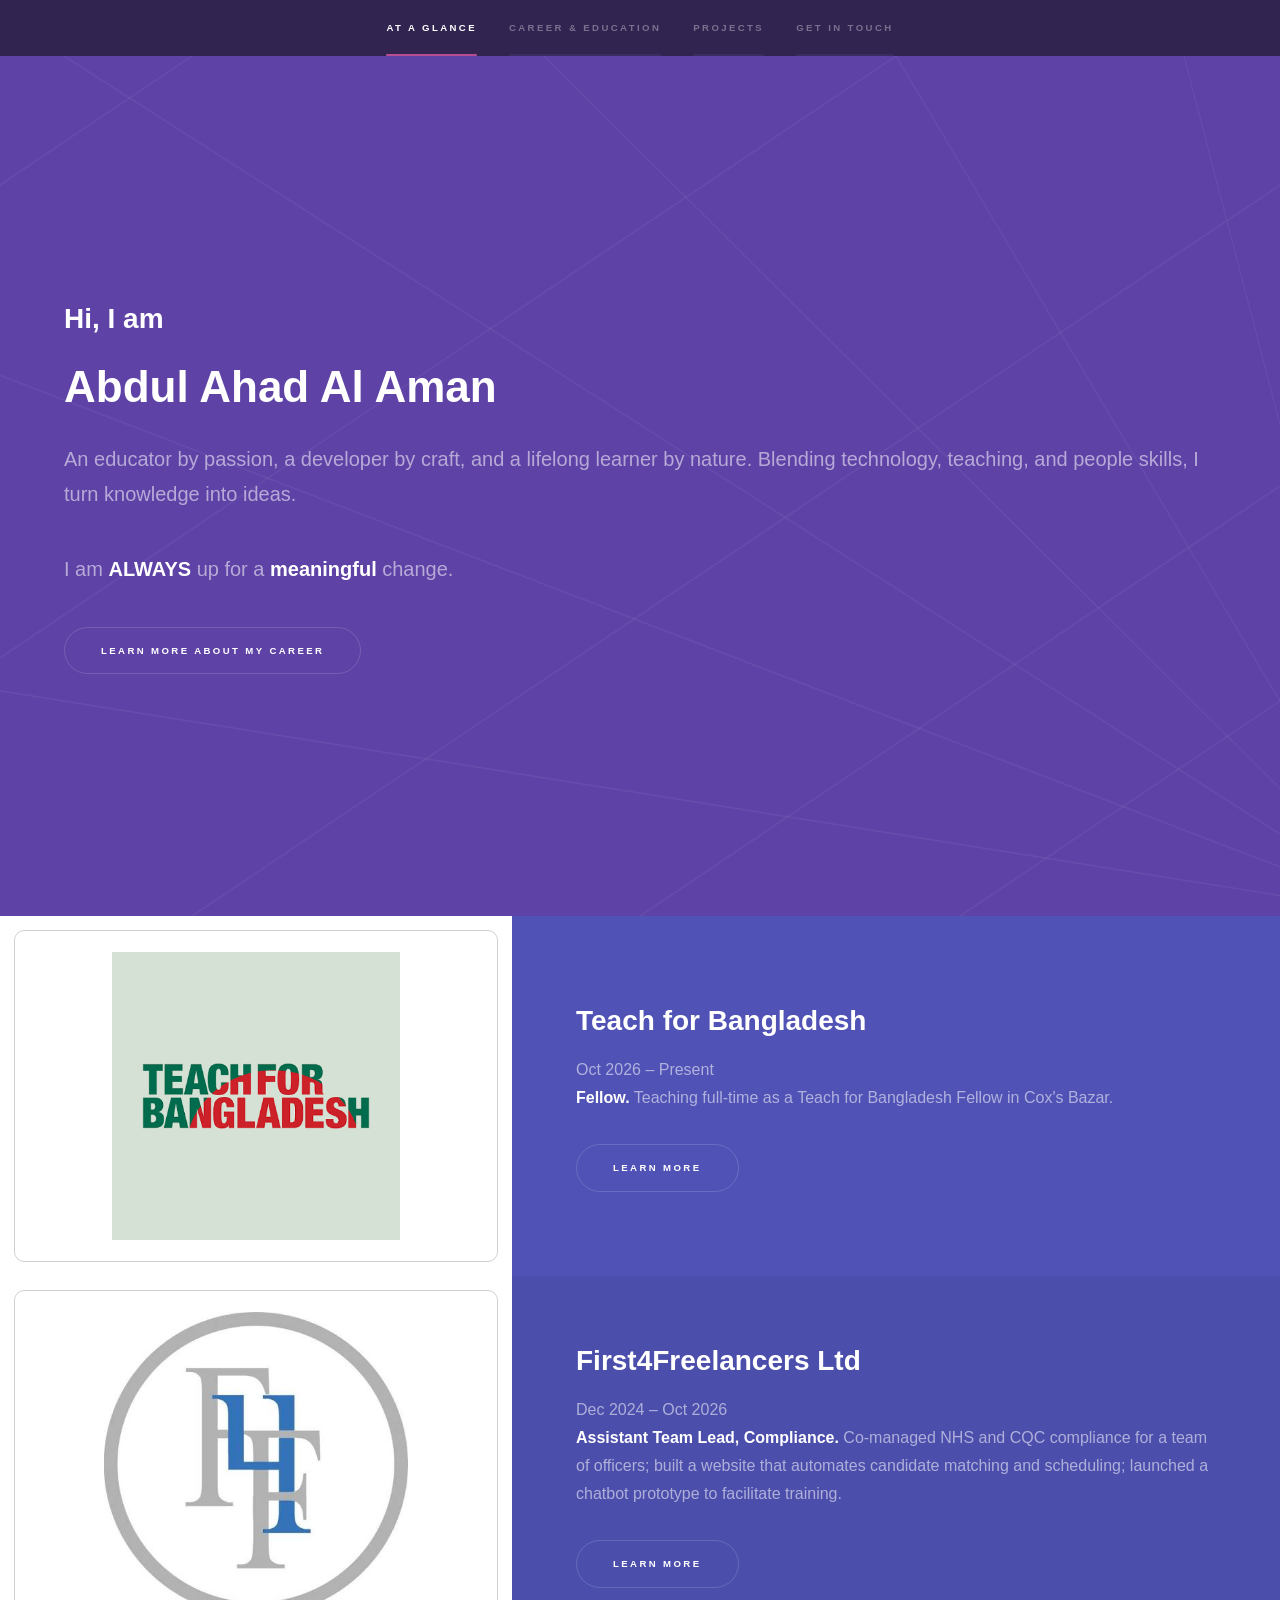
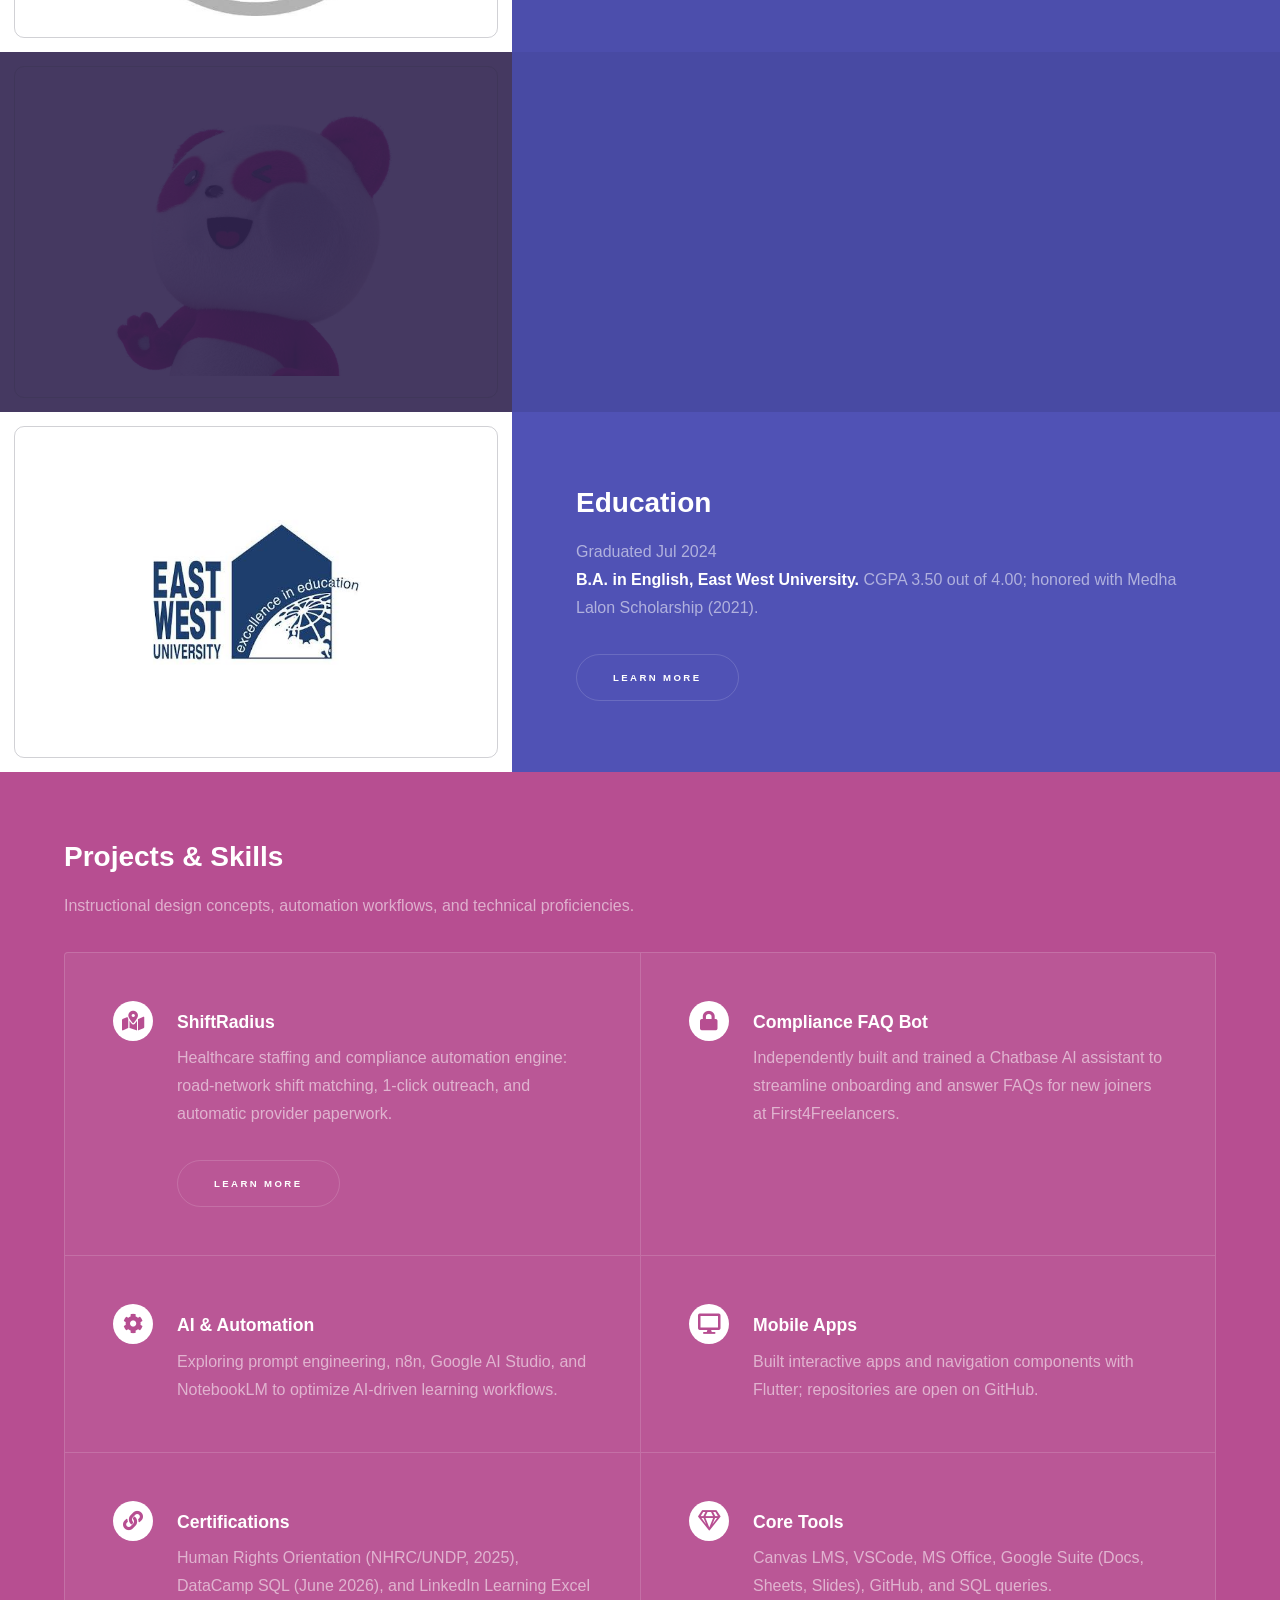
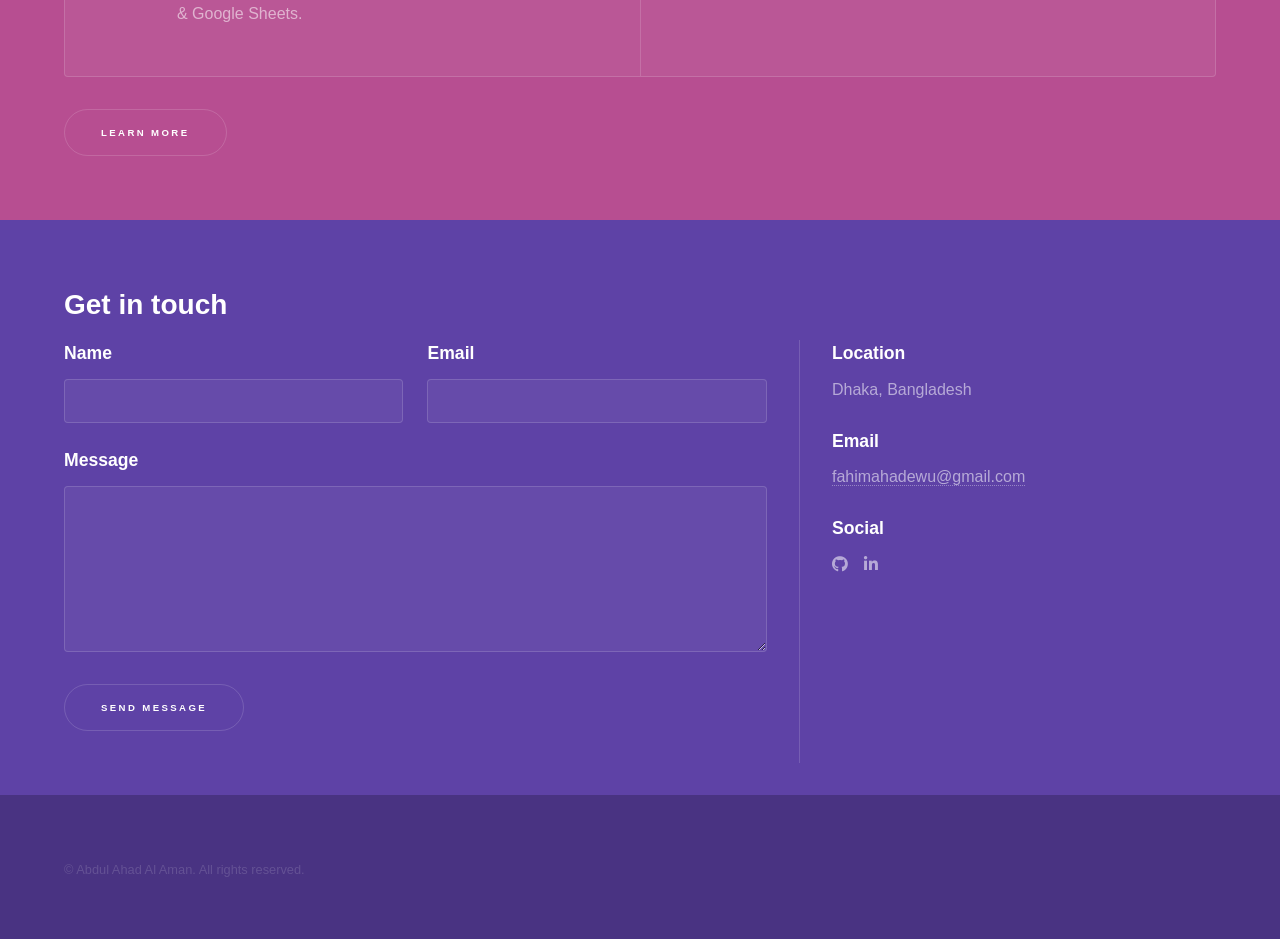
<file: index.html>
<!doctype html>

<html>
  <head>
    <title>Ahad's Portfolio</title>
    <meta charset="utf-8" />
    <meta
      name="viewport"
      content="width=device-width, initial-scale=1, user-scalable=no"
    />
    <link
      rel="stylesheet"
      href="assets/css/main.css"
    />
    <noscript>
      <link
        rel="stylesheet"
        href="assets/css/noscript.css"
      />
    </noscript>
  </head>
  <body class="is-preload">
    <!-- Sidebar -->
    <section id="sidebar">
      <div class="inner">
        <nav>
          <ul>
            <li><a href="#intro">At a Glance</a></li>
            <li><a href="#one">Career & Education </a></li>
            <li><a href="#two">Projects</a></li>
            <li><a href="#three">Get in touch</a></li>
          </ul>
        </nav>
      </div>
    </section>

    <!-- Wrapper -->
    <div id="wrapper">
      <!-- Intro -->
      <section
        id="intro"
        class="wrapper style1 fullscreen fade-up"
      >
        <div class="inner">
          <h2>Hi, I am</h2>
          <h1>Abdul Ahad Al Aman</h1>
          <p>
            An educator by passion, a developer by craft, and a lifelong learner
            by nature. Blending technology, teaching, and people skills, I turn
            knowledge into ideas.
          </p>
          <p>
            I am
            <b>ALWAYS</b>
            up for a
            <b>meaningful</b>
            change.
          </p>
          <ul class="actions">
            <li>
              <a
                href="#one"
                class="button scrolly"
              >
                Learn more about my career
              </a>
            </li>
          </ul>
        </div>
      </section>

      <!-- One -->
      <section
        id="one"
        class="wrapper style2 spotlights"
      >
	  <section>
<a href="generic.html#tfb" class="image" aria-label="Learn more about Teach for Bangladesh">
  <img src="images/tfb.jpg" alt="" data-position="center center" />
</a>  <div class="content">
	<div class="inner">
    <h2>Teach for Bangladesh</h2>
    <span class="date">Oct 2026 – Present</span>
    <p><strong>Fellow.</strong> Teaching full-time as a Teach for Bangladesh Fellow in Cox's Bazar.</p>
    <ul class="actions"><li><a href="generic.html#tfb" class="button">Learn more</a></li></ul>
  </div></div>
</section>
        <section>
  <a href="generic.html#f4f" class="image" aria-label="Learn more about First4Freelancers Ltd">
    <img src="images/pic01.jpg" alt="" data-position="center center" />
  </a>
  <div class="content"><div class="inner">
    <h2>First4Freelancers Ltd</h2>
    <span class="date">Dec 2024 – Oct 2026</span>
    <p><strong>Assistant Team Lead, Compliance.</strong> Co-managed NHS and CQC compliance for a team of officers; built a website that automates candidate matching and scheduling; launched a chatbot prototype to facilitate training.</p>
    <ul class="actions"><li><a href="generic.html#f4f" class="button">Learn more</a></li></ul>
  </div></div>
</section>
<section>
  <a href="generic.html#foodpanda" class="image" aria-label="Learn more about foodpanda Bangladesh">
    <img src="images/pic02.jpg" alt="" data-position="top center" />
  </a>
  <div class="content"><div class="inner">
    <h2>foodpanda Bangladesh</h2>
    <span class="date">Dec 2022 – Oct 2024</span>
    <p><strong>Customer Service - Agent.</strong> Grew from Social Media Agent to Escalation and Risk &amp; Fraud roles, while achieiving 'Panda of the Quarter' twice.</p>
    <ul class="actions"><li><a href="generic.html#foodpanda" class="button">Learn more</a></li></ul>
  </div></div>
</section>

<section>
  <a href="#" class="image"><img src="images/pic03.jpg" alt="" data-position="25% 25%" /></a>
  <div class="content"><div class="inner">
    <h2>Education</h2>
    <span class="date">Graduated Jul 2024</span>
    <p><strong>B.A. in English, East West University.</strong> CGPA 3.50 out of 4.00; honored with Medha Lalon Scholarship (2021).</p>
    <ul class="actions"><li><a href="generic.html#education" class="button">Learn more</a></li></ul>
  </div></div>
</section>
      <!-- Two -->
      <section
        id="two"
        class="wrapper style3 fade-up"
      >
        <div class="inner">
          <h2>Projects &amp; Skills</h2>
          <p>
            Instructional design concepts, automation workflows, and technical
            proficiencies.
          </p>
          <div class="features">
            <section>
  <span class="icon solid major fa-map-marked-alt"></span>
  <h3>ShiftRadius</h3>
  <p>Healthcare staffing and compliance automation engine: road-network shift matching, 1-click outreach, and automatic provider paperwork.</p>
  <ul class="actions">
    <li><a href="projects.html#shiftradius" class="button">Learn more</a></li>
  </ul>
</section>
            <section>
              <span class="icon solid major fa-lock"></span>
              <h3>Compliance FAQ Bot</h3>
              <p>
                Independently built and trained a Chatbase AI assistant to
                streamline onboarding and answer FAQs for new joiners at
                First4Freelancers.
              </p>
            </section>
            <section>
              <span class="icon solid major fa-cog"></span>
              <h3>AI &amp; Automation</h3>
              <p>
                Exploring prompt engineering, n8n, Google AI Studio, and
                NotebookLM to optimize AI-driven learning workflows.
              </p>
            </section>
            <section>
              <span class="icon solid major fa-desktop"></span>
              <h3>Mobile Apps</h3>
              <p>
                Built interactive apps and navigation components with Flutter;
                repositories are open on GitHub.
              </p>
            </section>
            <section>
              <span class="icon solid major fa-link"></span>
              <h3>Certifications</h3>
              <p>
                Human Rights Orientation (NHRC/UNDP, 2025), DataCamp SQL (June
                2026), and LinkedIn Learning Excel &amp; Google Sheets.
              </p>
            </section>
            <section>
              <span class="icon major fa-gem"></span>
              <h3>Core Tools</h3>
              <p>
                Canvas LMS, VSCode, MS Office, Google Suite (Docs, Sheets,
                Slides), GitHub, and SQL queries.
              </p>
            </section>
          </div>
          <ul class="actions">
  <li><a href="projects.html" class="button">Learn more</a></li>
</ul>
        </div>
      </section>

      <!-- Three -->
      <section
        id="three"
        class="wrapper style1 fade-up"
      >
        <div class="inner">
          <h2>Get in touch</h2>
        
          <div class="split style1">
            <section>
              <form
                method="post"
                action="#"
              >
                <div class="fields">
                  <div class="field half">
                    <label for="name">Name</label>
                    <input
                      type="text"
                      name="name"
                      id="name"
                    />
                  </div>
                  <div class="field half">
                    <label for="email">Email</label>
                    <input
                      type="text"
                      name="email"
                      id="email"
                    />
                  </div>
                  <div class="field">
                    <label for="message">Message</label>
                    <textarea
                      name="message"
                      id="message"
                      rows="5"
                    ></textarea>
                  </div>
                </div>
                <ul class="actions">
                  <li>
                    <a
                      href=""
                      class="button submit"
                    >
                      Send Message
                    </a>
                  </li>
                </ul>
              </form>
            </section>
            <section>
              <ul class="contact">
                <li>
                  <h3>Location</h3>
                  <span>Dhaka, Bangladesh</span>
                </li>
                <li>
                  <h3>Email</h3>
                  <a href="mailto:your.fahimahadewu@gmail.com">
                    fahimahadewu@gmail.com
                  </a>
                </li>
                <li>
                  <h3>Social</h3>
                  <ul class="icons">
                    <li>
                      <a
                        href="https://https://github.com/Ahad-A-Aman"
                        class="icon brands fa-github"
                      >
                        <span class="label">GitHub</span>
                      </a>
                    </li>
                    <li>
                      <a
                        href="https://www.linkedin.com/in/ahad-aman/"
                        class="icon brands fa-linkedin-in"
                      >
                        <span class="label">LinkedIn</span>
                      </a>
                    </li>
                  </ul>
                </li>
              </ul>
            </section>
          </div>
        </div>
      </section>
    </div>

    <!-- Footer -->
    <footer
      id="footer"
      class="wrapper style1-alt"
    >
      <div class="inner">
        <ul class="menu">
          <li>&copy; Abdul Ahad Al Aman. All rights reserved.</li>
      
          </li>
        </ul>
      </div>
    </footer>

    <!-- Scripts -->
    <script src="assets/js/jquery.min.js"></script>
    <script src="assets/js/jquery.scrollex.min.js"></script>
    <script src="assets/js/jquery.scrolly.min.js"></script>
    <script src="assets/js/browser.min.js"></script>
    <script src="assets/js/breakpoints.min.js"></script>
    <script src="assets/js/util.js"></script>
    <script src="assets/js/main.js"></script>
  </body>
</html>
</file>
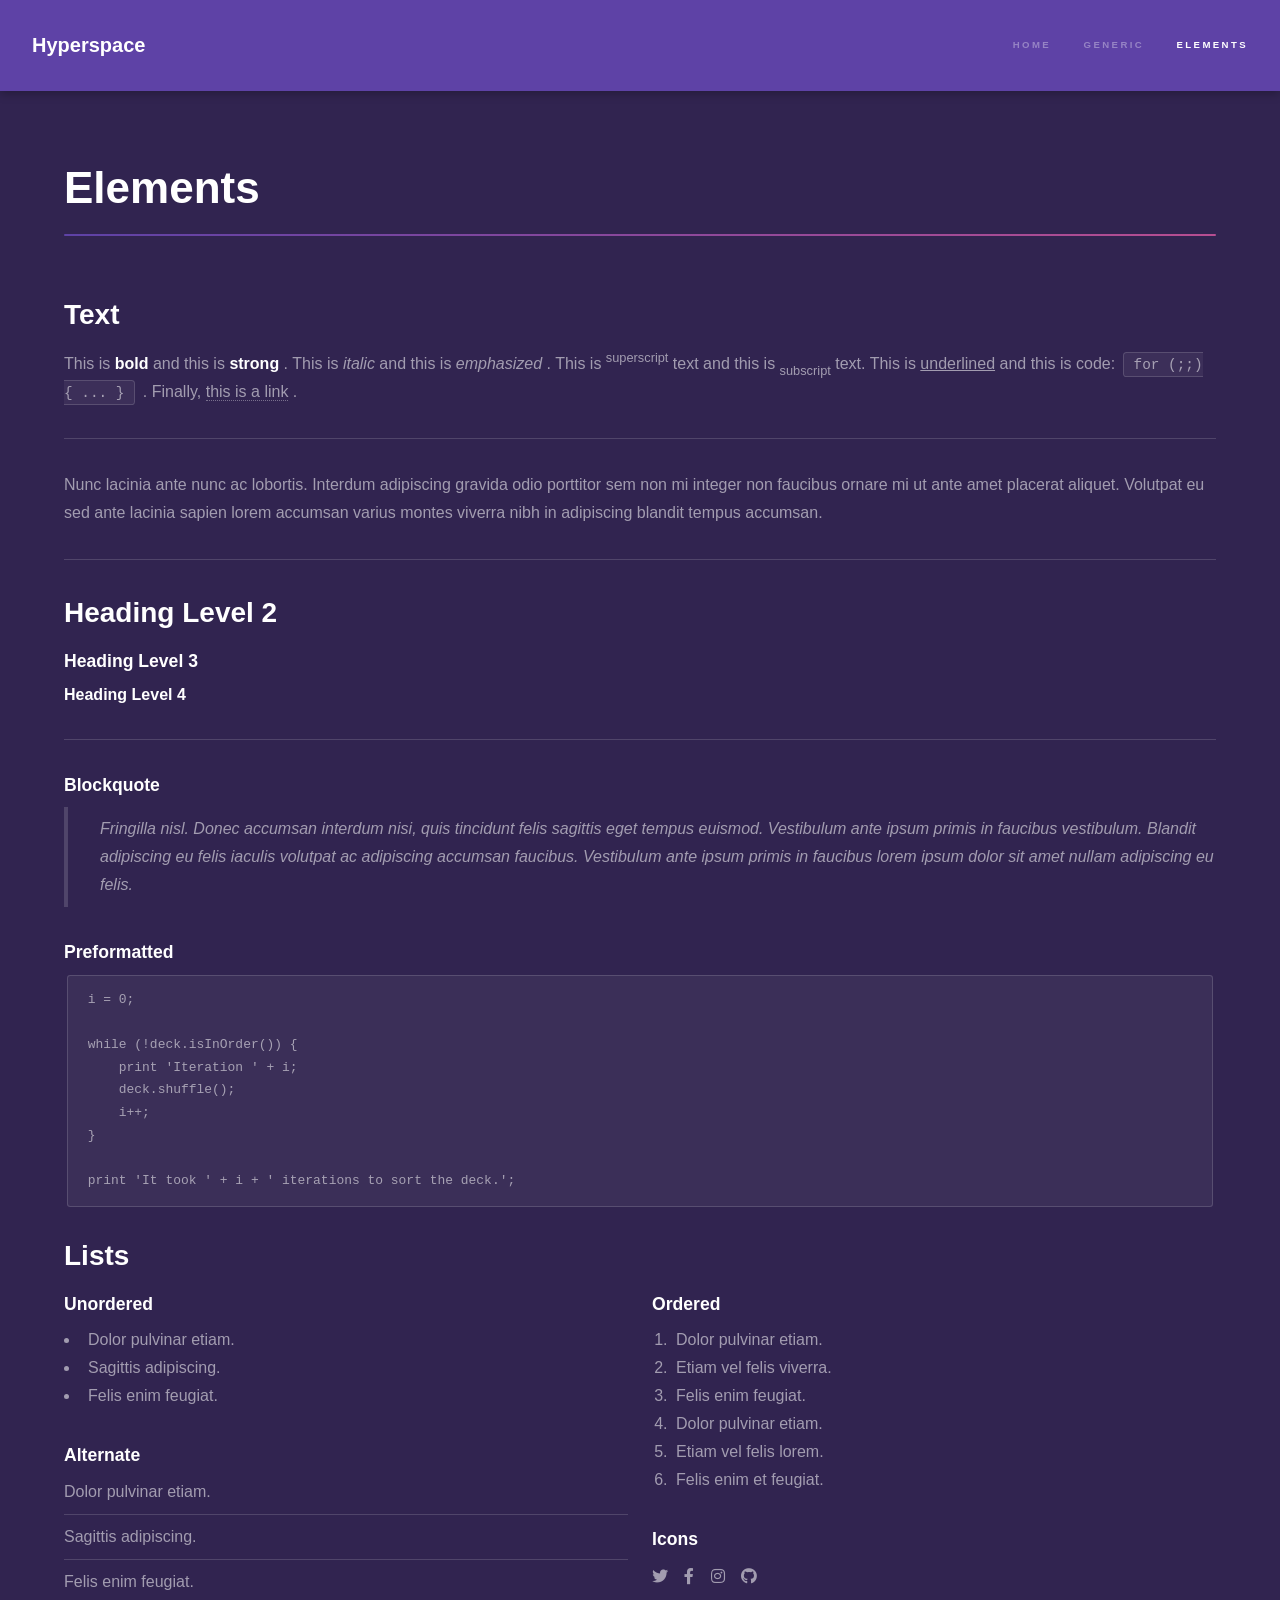
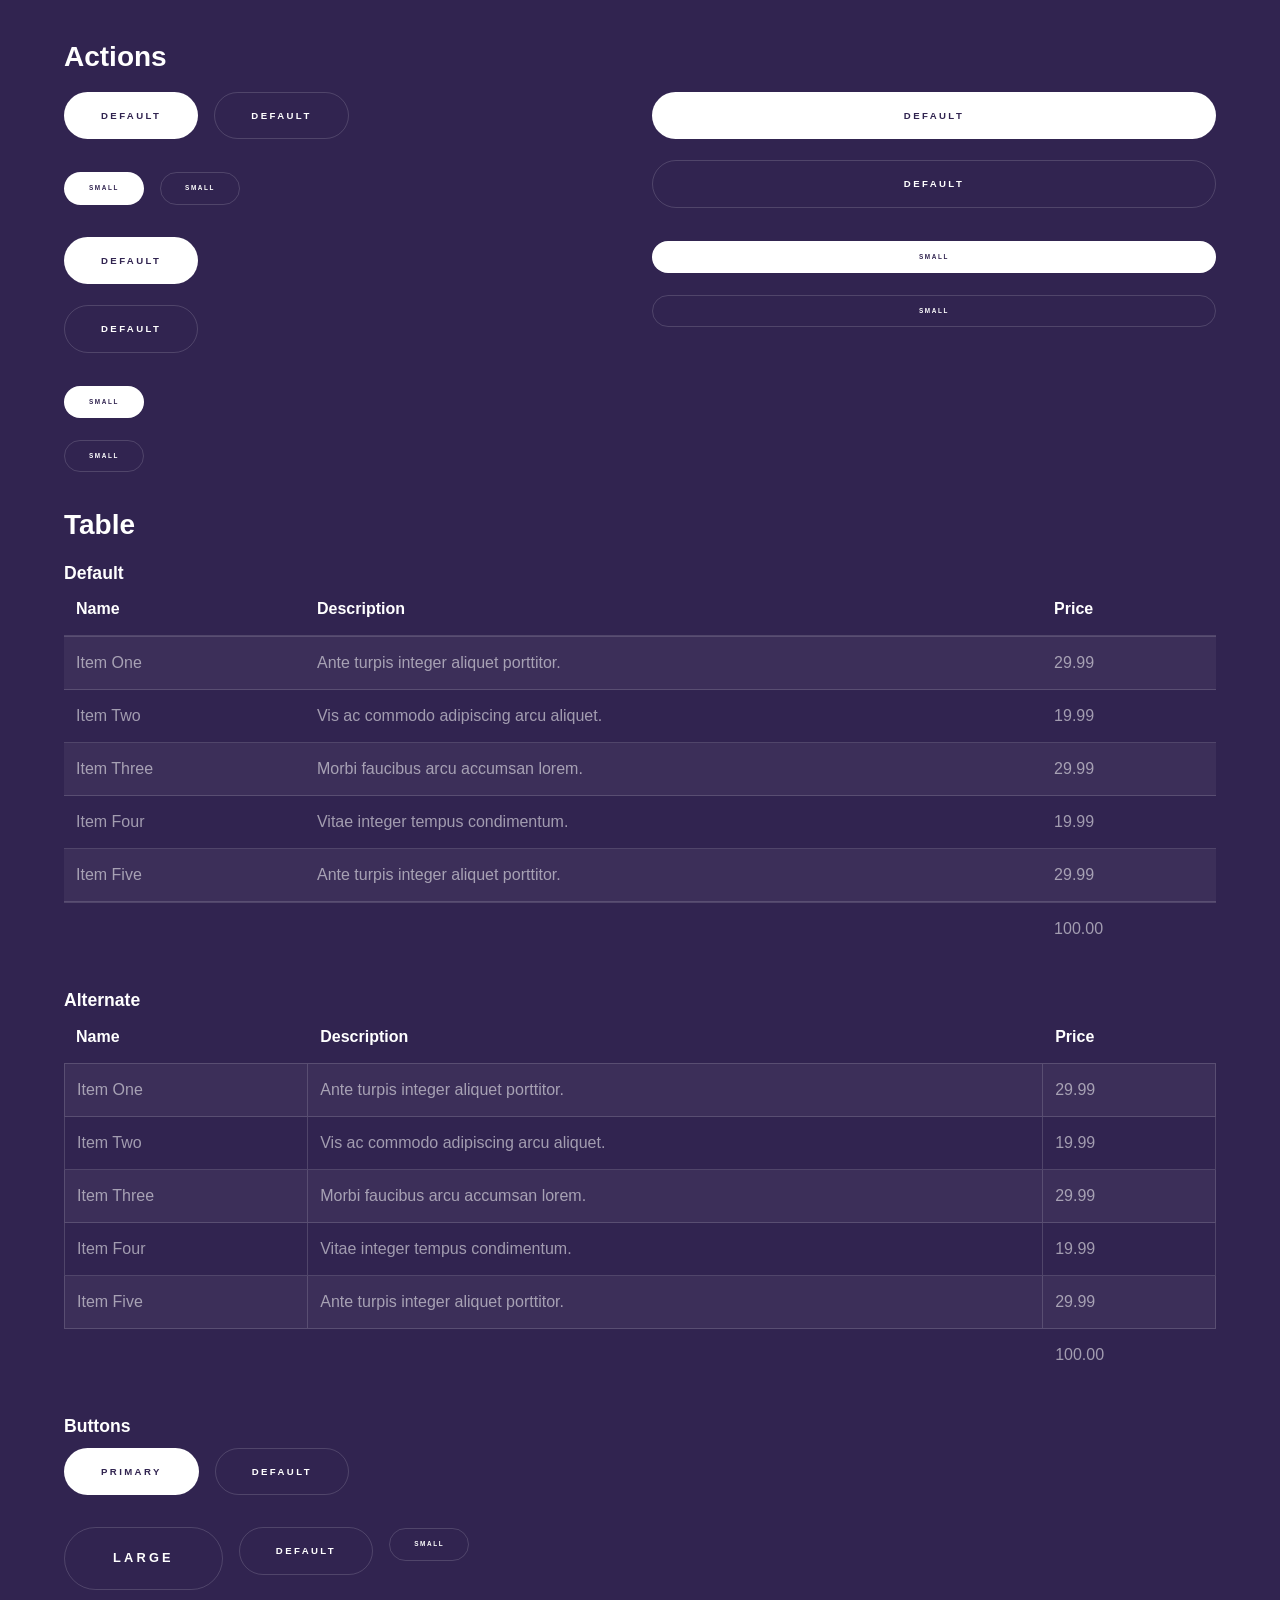
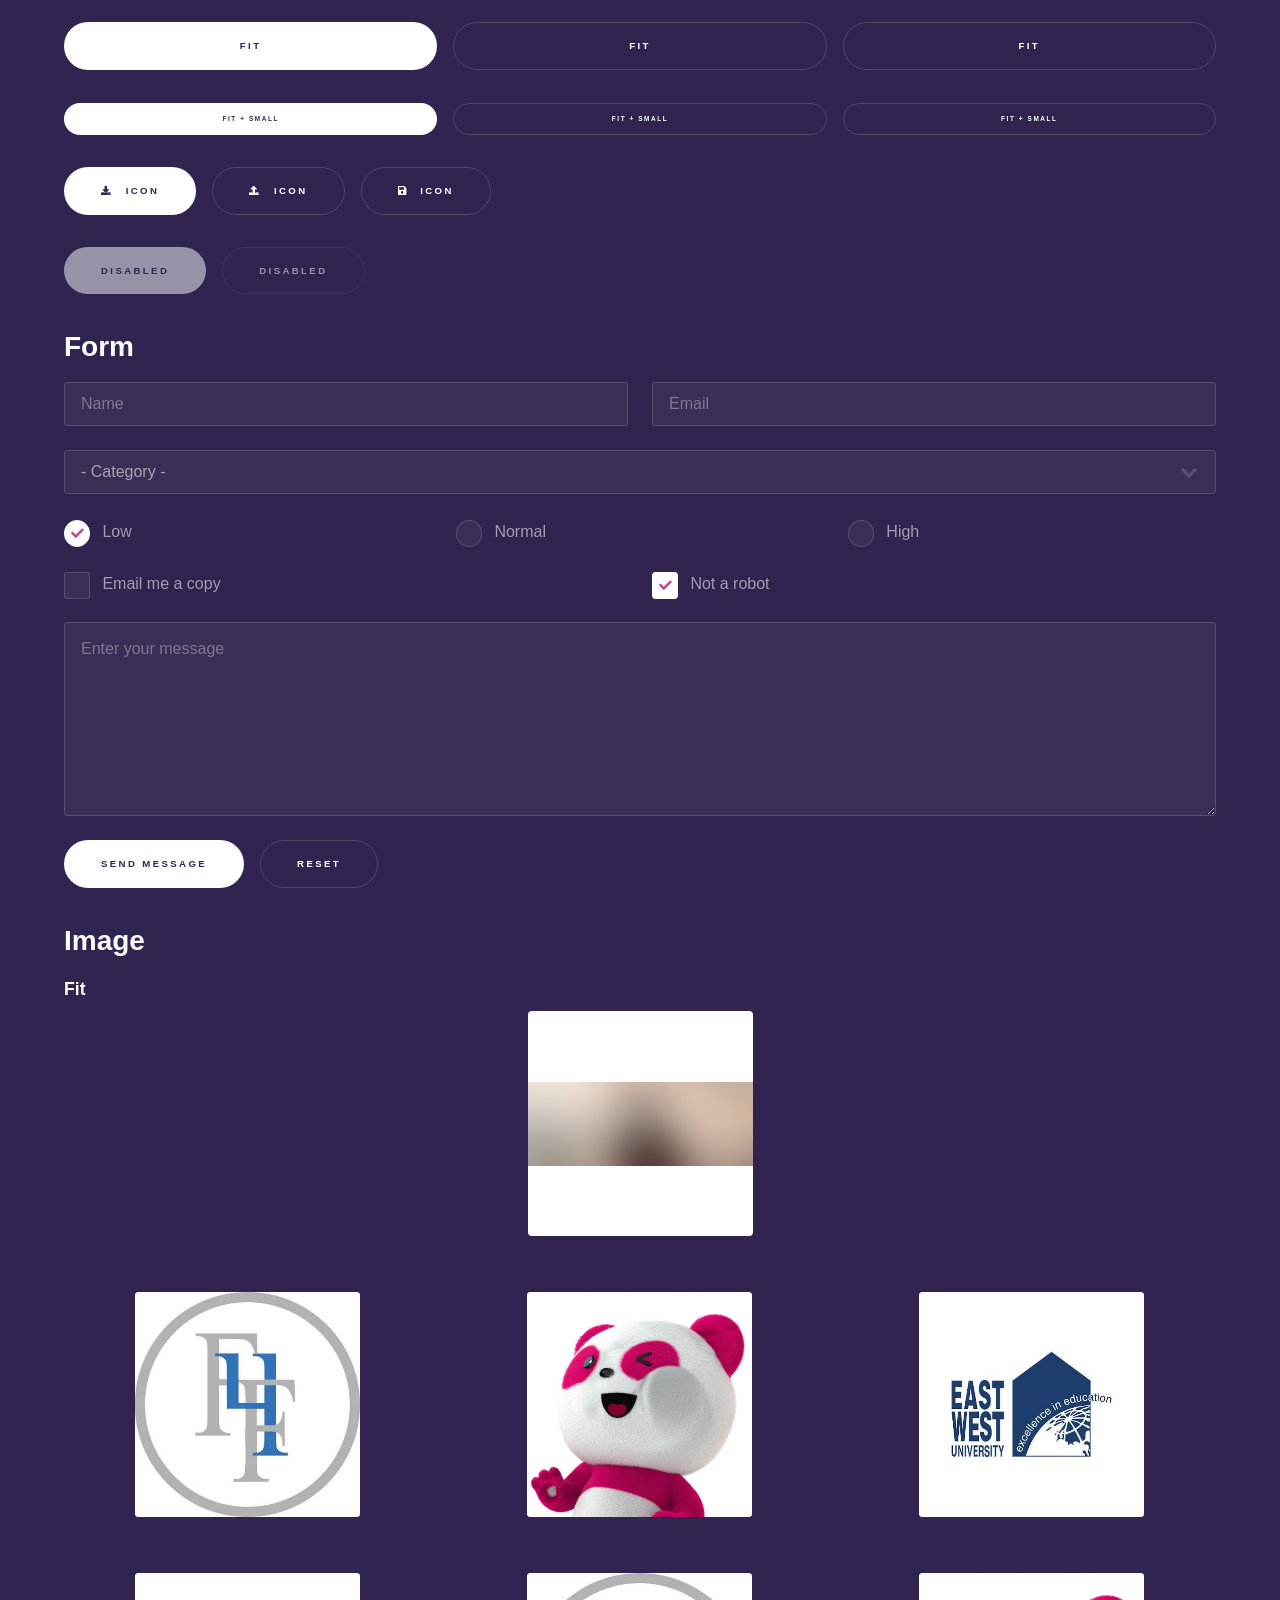
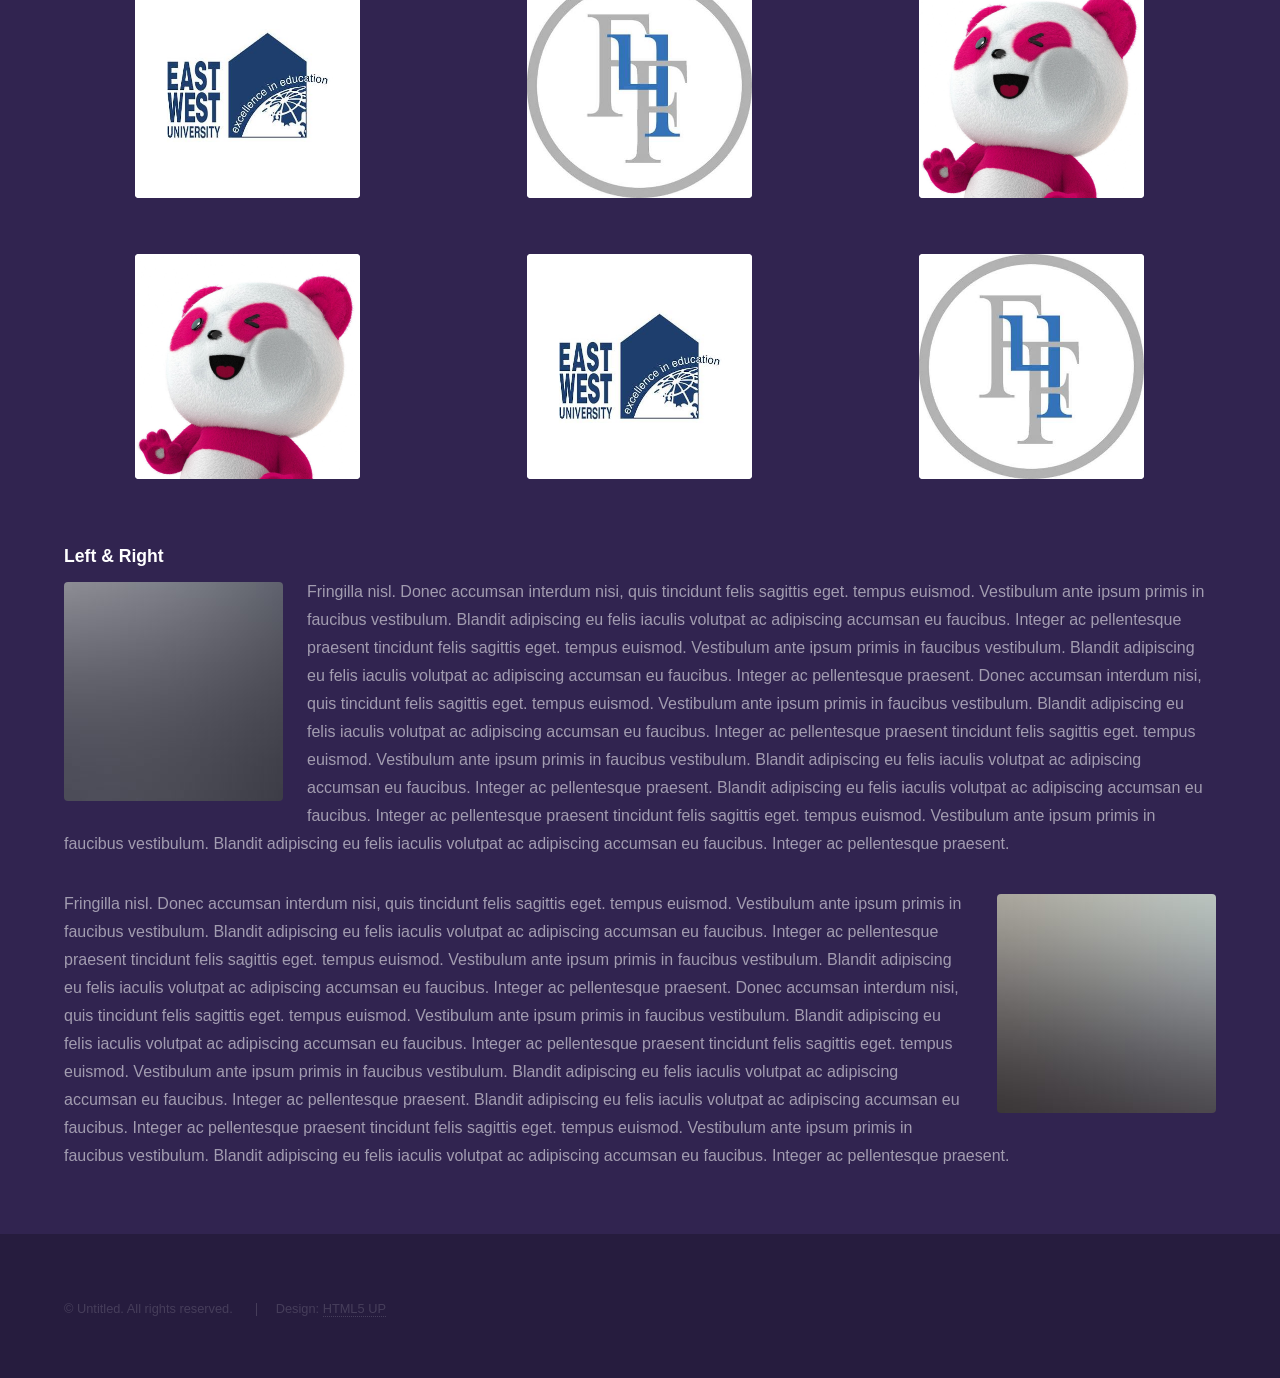
<file: elements.html>
<!DOCTYPE html>
<!--
	Hyperspace by HTML5 UP
	html5up.net | @ajlkn
	Free for personal and commercial use under the CCA 3.0 license (html5up.net/license)
-->
<html>
  <head>
    <title>Elements - Hyperspace by HTML5 UP</title>
    <meta charset="utf-8" />
    <meta
      name="viewport"
      content="width=device-width, initial-scale=1, user-scalable=no"
    />
    <link
      rel="stylesheet"
      href="assets/css/main.css"
    />
    <noscript>
      <link
        rel="stylesheet"
        href="assets/css/noscript.css"
      />
    </noscript>
  </head>
  <body class="is-preload">
    <!-- Header -->
    <header id="header">
      <a
        href="index.html"
        class="title"
      >
        Hyperspace
      </a>
      <nav>
        <ul>
          <li><a href="index.html">Home</a></li>
          <li><a href="generic.html">Generic</a></li>
          <li>
            <a
              href="elements.html"
              class="active"
            >
              Elements
            </a>
          </li>
        </ul>
      </nav>
    </header>

    <!-- Wrapper -->
    <div id="wrapper">
      <!-- Main -->
      <section
        id="main"
        class="wrapper"
      >
        <div class="inner">
          <h1 class="major">Elements</h1>

          <!-- Text -->
          <section>
            <h2>Text</h2>
            <p>
              This is
              <b>bold</b>
              and this is
              <strong>strong</strong>
              . This is
              <i>italic</i>
              and this is
              <em>emphasized</em>
              . This is
              <sup>superscript</sup>
              text and this is
              <sub>subscript</sub>
              text. This is
              <u>underlined</u>
              and this is code:
              <code>for (;;) { ... }</code>
              . Finally,
              <a href="#">this is a link</a>
              .
            </p>
            <hr />
            <p>
              Nunc lacinia ante nunc ac lobortis. Interdum adipiscing gravida
              odio porttitor sem non mi integer non faucibus ornare mi ut ante
              amet placerat aliquet. Volutpat eu sed ante lacinia sapien lorem
              accumsan varius montes viverra nibh in adipiscing blandit tempus
              accumsan.
            </p>
            <hr />
            <h2>Heading Level 2</h2>
            <h3>Heading Level 3</h3>
            <h4>Heading Level 4</h4>
            <hr />
            <h3>Blockquote</h3>
            <blockquote>
              Fringilla nisl. Donec accumsan interdum nisi, quis tincidunt felis
              sagittis eget tempus euismod. Vestibulum ante ipsum primis in
              faucibus vestibulum. Blandit adipiscing eu felis iaculis volutpat
              ac adipiscing accumsan faucibus. Vestibulum ante ipsum primis in
              faucibus lorem ipsum dolor sit amet nullam adipiscing eu felis.
            </blockquote>
            <h3>Preformatted</h3>
            <pre><code>i = 0;

while (!deck.isInOrder()) {
    print 'Iteration ' + i;
    deck.shuffle();
    i++;
}

print 'It took ' + i + ' iterations to sort the deck.';</code></pre>
          </section>

          <!-- Lists -->
          <section>
            <h2>Lists</h2>
            <div class="row">
              <div class="col-6 col-12-medium">
                <h3>Unordered</h3>
                <ul>
                  <li>Dolor pulvinar etiam.</li>
                  <li>Sagittis adipiscing.</li>
                  <li>Felis enim feugiat.</li>
                </ul>
                <h3>Alternate</h3>
                <ul class="alt">
                  <li>Dolor pulvinar etiam.</li>
                  <li>Sagittis adipiscing.</li>
                  <li>Felis enim feugiat.</li>
                </ul>
              </div>
              <div class="col-6 col-12-medium">
                <h3>Ordered</h3>
                <ol>
                  <li>Dolor pulvinar etiam.</li>
                  <li>Etiam vel felis viverra.</li>
                  <li>Felis enim feugiat.</li>
                  <li>Dolor pulvinar etiam.</li>
                  <li>Etiam vel felis lorem.</li>
                  <li>Felis enim et feugiat.</li>
                </ol>
                <h3>Icons</h3>
                <ul class="icons">
                  <li>
                    <a
                      href="#"
                      class="icon brands fa-twitter"
                    >
                      <span class="label">Twitter</span>
                    </a>
                  </li>
                  <li>
                    <a
                      href="#"
                      class="icon brands fa-facebook-f"
                    >
                      <span class="label">Facebook</span>
                    </a>
                  </li>
                  <li>
                    <a
                      href="#"
                      class="icon brands fa-instagram"
                    >
                      <span class="label">Instagram</span>
                    </a>
                  </li>
                  <li>
                    <a
                      href="#"
                      class="icon brands fa-github"
                    >
                      <span class="label">Github</span>
                    </a>
                  </li>
                </ul>
              </div>
            </div>
            <h2>Actions</h2>
            <div class="row">
              <div class="col-6 col-12-medium">
                <ul class="actions">
                  <li>
                    <a
                      href="#"
                      class="button primary"
                    >
                      Default
                    </a>
                  </li>
                  <li>
                    <a
                      href="#"
                      class="button"
                    >
                      Default
                    </a>
                  </li>
                </ul>
                <ul class="actions small">
                  <li>
                    <a
                      href="#"
                      class="button primary small"
                    >
                      Small
                    </a>
                  </li>
                  <li>
                    <a
                      href="#"
                      class="button small"
                    >
                      Small
                    </a>
                  </li>
                </ul>
                <ul class="actions stacked">
                  <li>
                    <a
                      href="#"
                      class="button primary"
                    >
                      Default
                    </a>
                  </li>
                  <li>
                    <a
                      href="#"
                      class="button"
                    >
                      Default
                    </a>
                  </li>
                </ul>
                <ul class="actions stacked">
                  <li>
                    <a
                      href="#"
                      class="button primary small"
                    >
                      Small
                    </a>
                  </li>
                  <li>
                    <a
                      href="#"
                      class="button small"
                    >
                      Small
                    </a>
                  </li>
                </ul>
              </div>
              <div class="col-6 col-12-medium">
                <ul class="actions stacked">
                  <li>
                    <a
                      href="#"
                      class="button primary fit"
                    >
                      Default
                    </a>
                  </li>
                  <li>
                    <a
                      href="#"
                      class="button fit"
                    >
                      Default
                    </a>
                  </li>
                </ul>
                <ul class="actions stacked">
                  <li>
                    <a
                      href="#"
                      class="button primary small fit"
                    >
                      Small
                    </a>
                  </li>
                  <li>
                    <a
                      href="#"
                      class="button small fit"
                    >
                      Small
                    </a>
                  </li>
                </ul>
              </div>
            </div>
          </section>

          <!-- Table -->
          <section>
            <h2>Table</h2>
            <h3>Default</h3>
            <div class="table-wrapper">
              <table>
                <thead>
                  <tr>
                    <th>Name</th>
                    <th>Description</th>
                    <th>Price</th>
                  </tr>
                </thead>
                <tbody>
                  <tr>
                    <td>Item One</td>
                    <td>Ante turpis integer aliquet porttitor.</td>
                    <td>29.99</td>
                  </tr>
                  <tr>
                    <td>Item Two</td>
                    <td>Vis ac commodo adipiscing arcu aliquet.</td>
                    <td>19.99</td>
                  </tr>
                  <tr>
                    <td>Item Three</td>
                    <td>Morbi faucibus arcu accumsan lorem.</td>
                    <td>29.99</td>
                  </tr>
                  <tr>
                    <td>Item Four</td>
                    <td>Vitae integer tempus condimentum.</td>
                    <td>19.99</td>
                  </tr>
                  <tr>
                    <td>Item Five</td>
                    <td>Ante turpis integer aliquet porttitor.</td>
                    <td>29.99</td>
                  </tr>
                </tbody>
                <tfoot>
                  <tr>
                    <td colspan="2"></td>
                    <td>100.00</td>
                  </tr>
                </tfoot>
              </table>
            </div>

            <h3>Alternate</h3>
            <div class="table-wrapper">
              <table class="alt">
                <thead>
                  <tr>
                    <th>Name</th>
                    <th>Description</th>
                    <th>Price</th>
                  </tr>
                </thead>
                <tbody>
                  <tr>
                    <td>Item One</td>
                    <td>Ante turpis integer aliquet porttitor.</td>
                    <td>29.99</td>
                  </tr>
                  <tr>
                    <td>Item Two</td>
                    <td>Vis ac commodo adipiscing arcu aliquet.</td>
                    <td>19.99</td>
                  </tr>
                  <tr>
                    <td>Item Three</td>
                    <td>Morbi faucibus arcu accumsan lorem.</td>
                    <td>29.99</td>
                  </tr>
                  <tr>
                    <td>Item Four</td>
                    <td>Vitae integer tempus condimentum.</td>
                    <td>19.99</td>
                  </tr>
                  <tr>
                    <td>Item Five</td>
                    <td>Ante turpis integer aliquet porttitor.</td>
                    <td>29.99</td>
                  </tr>
                </tbody>
                <tfoot>
                  <tr>
                    <td colspan="2"></td>
                    <td>100.00</td>
                  </tr>
                </tfoot>
              </table>
            </div>
          </section>

          <!-- Buttons -->
          <section>
            <h3>Buttons</h3>
            <ul class="actions">
              <li>
                <a
                  href="#"
                  class="button primary"
                >
                  Primary
                </a>
              </li>
              <li>
                <a
                  href="#"
                  class="button"
                >
                  Default
                </a>
              </li>
            </ul>
            <ul class="actions">
              <li>
                <a
                  href="#"
                  class="button large"
                >
                  Large
                </a>
              </li>
              <li>
                <a
                  href="#"
                  class="button"
                >
                  Default
                </a>
              </li>
              <li>
                <a
                  href="#"
                  class="button small"
                >
                  Small
                </a>
              </li>
            </ul>
            <ul class="actions fit">
              <li>
                <a
                  href="#"
                  class="button primary fit"
                >
                  Fit
                </a>
              </li>
              <li>
                <a
                  href="#"
                  class="button fit"
                >
                  Fit
                </a>
              </li>
              <li>
                <a
                  href="#"
                  class="button fit"
                >
                  Fit
                </a>
              </li>
            </ul>
            <ul class="actions fit small">
              <li>
                <a
                  href="#"
                  class="button primary fit small"
                >
                  Fit + Small
                </a>
              </li>
              <li>
                <a
                  href="#"
                  class="button fit small"
                >
                  Fit + Small
                </a>
              </li>
              <li>
                <a
                  href="#"
                  class="button fit small"
                >
                  Fit + Small
                </a>
              </li>
            </ul>
            <ul class="actions">
              <li>
                <a
                  href="#"
                  class="button primary icon solid fa-download"
                >
                  Icon
                </a>
              </li>
              <li>
                <a
                  href="#"
                  class="button icon solid fa-upload"
                >
                  Icon
                </a>
              </li>
              <li>
                <a
                  href="#"
                  class="button icon solid fa-save"
                >
                  Icon
                </a>
              </li>
            </ul>
            <ul class="actions">
              <li><span class="button primary disabled">Disabled</span></li>
              <li><span class="button disabled">Disabled</span></li>
            </ul>
          </section>

          <!-- Form -->
          <section>
            <h2>Form</h2>
            <form
              method="post"
              action="#"
            >
              <div class="row gtr-uniform">
                <div class="col-6 col-12-xsmall">
                  <input
                    type="text"
                    name="demo-name"
                    id="demo-name"
                    value=""
                    placeholder="Name"
                  />
                </div>
                <div class="col-6 col-12-xsmall">
                  <input
                    type="email"
                    name="demo-email"
                    id="demo-email"
                    value=""
                    placeholder="Email"
                  />
                </div>
                <div class="col-12">
                  <select
                    name="demo-category"
                    id="demo-category"
                  >
                    <option value="">- Category -</option>
                    <option value="1">Manufacturing</option>
                    <option value="1">Shipping</option>
                    <option value="1">Administration</option>
                    <option value="1">Human Resources</option>
                  </select>
                </div>
                <div class="col-4 col-12-small">
                  <input
                    type="radio"
                    id="demo-priority-low"
                    name="demo-priority"
                    checked
                  />
                  <label for="demo-priority-low">Low</label>
                </div>
                <div class="col-4 col-12-small">
                  <input
                    type="radio"
                    id="demo-priority-normal"
                    name="demo-priority"
                  />
                  <label for="demo-priority-normal">Normal</label>
                </div>
                <div class="col-4 col-12-small">
                  <input
                    type="radio"
                    id="demo-priority-high"
                    name="demo-priority"
                  />
                  <label for="demo-priority-high">High</label>
                </div>
                <div class="col-6 col-12-small">
                  <input
                    type="checkbox"
                    id="demo-copy"
                    name="demo-copy"
                  />
                  <label for="demo-copy">Email me a copy</label>
                </div>
                <div class="col-6 col-12-small">
                  <input
                    type="checkbox"
                    id="demo-human"
                    name="demo-human"
                    checked
                  />
                  <label for="demo-human">Not a robot</label>
                </div>
                <div class="col-12">
                  <textarea
                    name="demo-message"
                    id="demo-message"
                    placeholder="Enter your message"
                    rows="6"
                  ></textarea>
                </div>
                <div class="col-12">
                  <ul class="actions">
                    <li>
                      <input
                        type="submit"
                        value="Send Message"
                        class="primary"
                      />
                    </li>
                    <li>
                      <input
                        type="reset"
                        value="Reset"
                      />
                    </li>
                  </ul>
                </div>
              </div>
            </form>
          </section>

          <!-- Image -->
          <section>
            <h2>Image</h2>
            <h3>Fit</h3>
            <div class="box alt">
              <div class="row gtr-uniform">
                <div class="col-12">
                  <span class="image fit">
                    <img
                      src="images/pic04.jpg"
                      alt=""
                    />
                  </span>
                </div>
                <div class="col-4">
                  <span class="image fit">
                    <img
                      src="images/pic01.jpg"
                      alt=""
                    />
                  </span>
                </div>
                <div class="col-4">
                  <span class="image fit">
                    <img
                      src="images/pic02.jpg"
                      alt=""
                    />
                  </span>
                </div>
                <div class="col-4">
                  <span class="image fit">
                    <img
                      src="images/pic03.jpg"
                      alt=""
                    />
                  </span>
                </div>
                <div class="col-4">
                  <span class="image fit">
                    <img
                      src="images/pic03.jpg"
                      alt=""
                    />
                  </span>
                </div>
                <div class="col-4">
                  <span class="image fit">
                    <img
                      src="images/pic01.jpg"
                      alt=""
                    />
                  </span>
                </div>
                <div class="col-4">
                  <span class="image fit">
                    <img
                      src="images/pic02.jpg"
                      alt=""
                    />
                  </span>
                </div>
                <div class="col-4">
                  <span class="image fit">
                    <img
                      src="images/pic02.jpg"
                      alt=""
                    />
                  </span>
                </div>
                <div class="col-4">
                  <span class="image fit">
                    <img
                      src="images/pic03.jpg"
                      alt=""
                    />
                  </span>
                </div>
                <div class="col-4">
                  <span class="image fit">
                    <img
                      src="images/pic01.jpg"
                      alt=""
                    />
                  </span>
                </div>
              </div>
            </div>
            <h3>Left &amp; Right</h3>
            <p>
              <span class="image left">
                <img
                  src="images/pic05.jpg"
                  alt=""
                />
              </span>
              Fringilla nisl. Donec accumsan interdum nisi, quis tincidunt felis
              sagittis eget. tempus euismod. Vestibulum ante ipsum primis in
              faucibus vestibulum. Blandit adipiscing eu felis iaculis volutpat
              ac adipiscing accumsan eu faucibus. Integer ac pellentesque
              praesent tincidunt felis sagittis eget. tempus euismod. Vestibulum
              ante ipsum primis in faucibus vestibulum. Blandit adipiscing eu
              felis iaculis volutpat ac adipiscing accumsan eu faucibus. Integer
              ac pellentesque praesent. Donec accumsan interdum nisi, quis
              tincidunt felis sagittis eget. tempus euismod. Vestibulum ante
              ipsum primis in faucibus vestibulum. Blandit adipiscing eu felis
              iaculis volutpat ac adipiscing accumsan eu faucibus. Integer ac
              pellentesque praesent tincidunt felis sagittis eget. tempus
              euismod. Vestibulum ante ipsum primis in faucibus vestibulum.
              Blandit adipiscing eu felis iaculis volutpat ac adipiscing
              accumsan eu faucibus. Integer ac pellentesque praesent. Blandit
              adipiscing eu felis iaculis volutpat ac adipiscing accumsan eu
              faucibus. Integer ac pellentesque praesent tincidunt felis
              sagittis eget. tempus euismod. Vestibulum ante ipsum primis in
              faucibus vestibulum. Blandit adipiscing eu felis iaculis volutpat
              ac adipiscing accumsan eu faucibus. Integer ac pellentesque
              praesent.
            </p>
            <p>
              <span class="image right">
                <img
                  src="images/pic06.jpg"
                  alt=""
                />
              </span>
              Fringilla nisl. Donec accumsan interdum nisi, quis tincidunt felis
              sagittis eget. tempus euismod. Vestibulum ante ipsum primis in
              faucibus vestibulum. Blandit adipiscing eu felis iaculis volutpat
              ac adipiscing accumsan eu faucibus. Integer ac pellentesque
              praesent tincidunt felis sagittis eget. tempus euismod. Vestibulum
              ante ipsum primis in faucibus vestibulum. Blandit adipiscing eu
              felis iaculis volutpat ac adipiscing accumsan eu faucibus. Integer
              ac pellentesque praesent. Donec accumsan interdum nisi, quis
              tincidunt felis sagittis eget. tempus euismod. Vestibulum ante
              ipsum primis in faucibus vestibulum. Blandit adipiscing eu felis
              iaculis volutpat ac adipiscing accumsan eu faucibus. Integer ac
              pellentesque praesent tincidunt felis sagittis eget. tempus
              euismod. Vestibulum ante ipsum primis in faucibus vestibulum.
              Blandit adipiscing eu felis iaculis volutpat ac adipiscing
              accumsan eu faucibus. Integer ac pellentesque praesent. Blandit
              adipiscing eu felis iaculis volutpat ac adipiscing accumsan eu
              faucibus. Integer ac pellentesque praesent tincidunt felis
              sagittis eget. tempus euismod. Vestibulum ante ipsum primis in
              faucibus vestibulum. Blandit adipiscing eu felis iaculis volutpat
              ac adipiscing accumsan eu faucibus. Integer ac pellentesque
              praesent.
            </p>
          </section>
        </div>
      </section>
    </div>

    <!-- Footer -->
    <footer
      id="footer"
      class="wrapper alt"
    >
      <div class="inner">
        <ul class="menu">
          <li>&copy; Untitled. All rights reserved.</li>
          <li>
            Design:
            <a href="http://html5up.net">HTML5 UP</a>
          </li>
        </ul>
      </div>
    </footer>

    <!-- Scripts -->
    <script src="assets/js/jquery.min.js"></script>
    <script src="assets/js/jquery.scrollex.min.js"></script>
    <script src="assets/js/jquery.scrolly.min.js"></script>
    <script src="assets/js/browser.min.js"></script>
    <script src="assets/js/breakpoints.min.js"></script>
    <script src="assets/js/util.js"></script>
    <script src="assets/js/main.js"></script>
  </body>
</html>
</file>
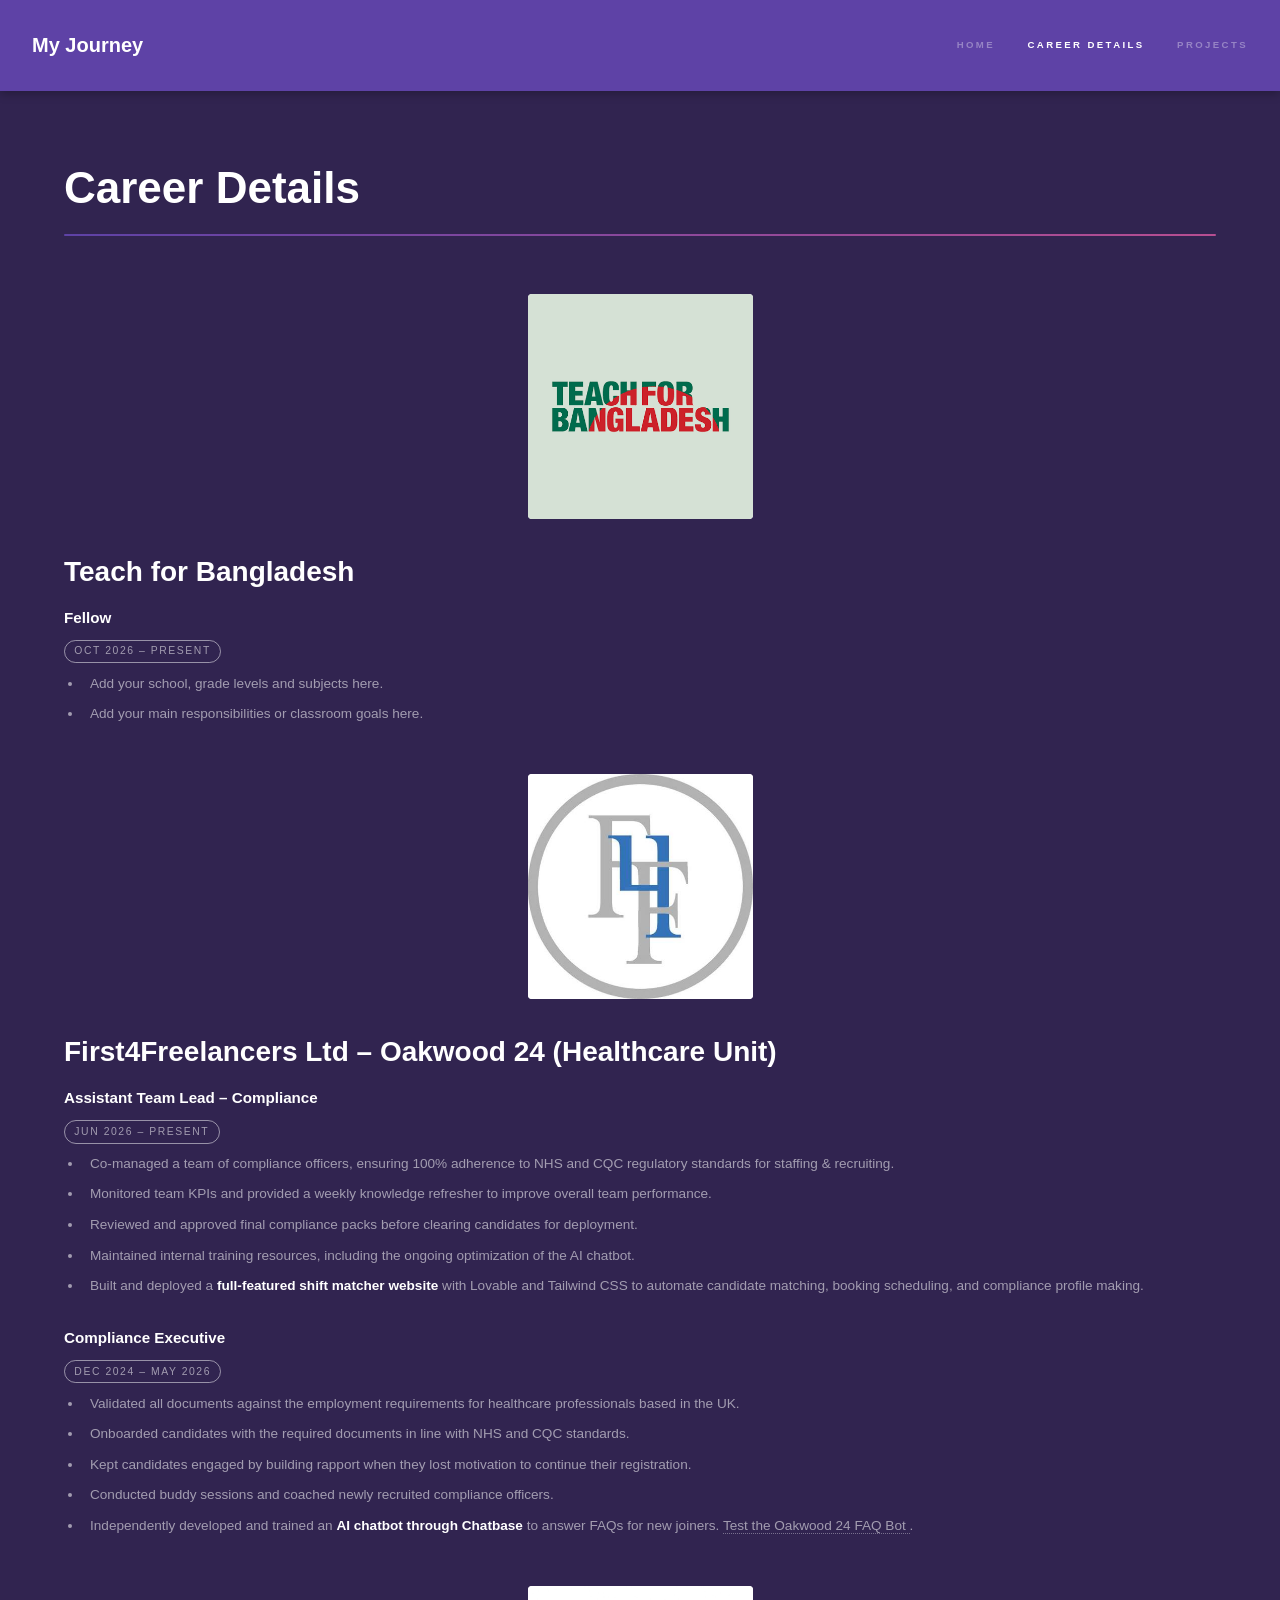
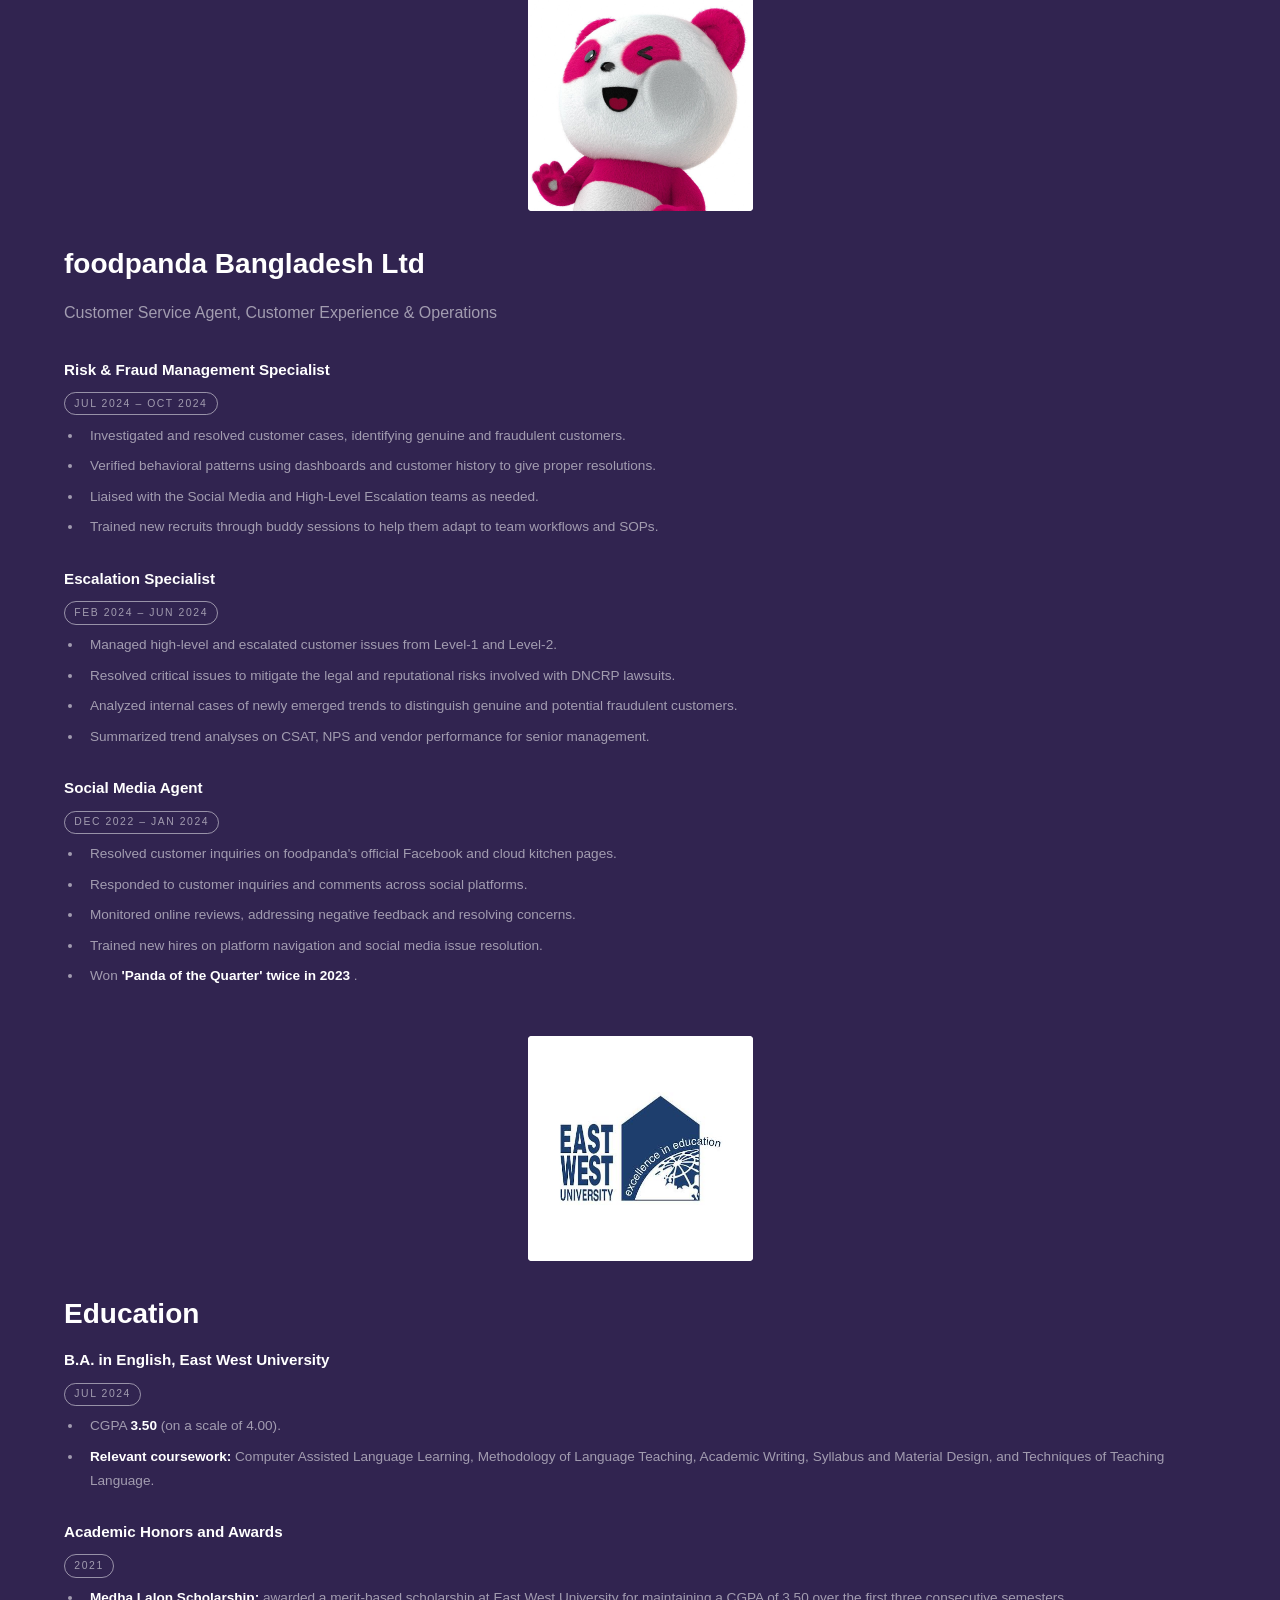
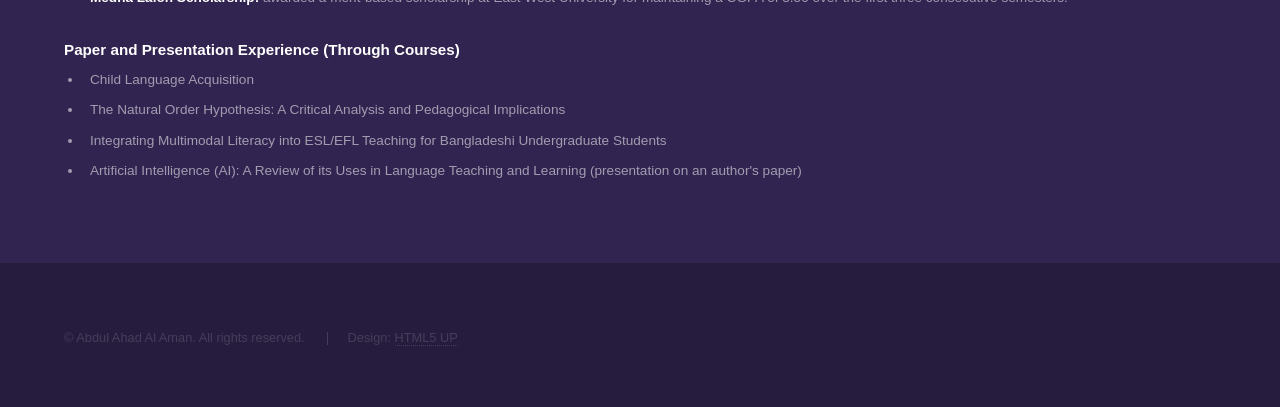
<file: generic.html>
<!doctype html>
<!--
	Hyperspace by HTML5 UP
	html5up.net | @ajlkn
	Free for personal and commercial use under the CCA 3.0 license (html5up.net/license)
-->
<html>
  <head>
    <title>Learn more about myself</title>
    <meta charset="utf-8" />
    <meta
      name="viewport"
      content="width=device-width, initial-scale=1, user-scalable=no"
    />
    <link
      rel="stylesheet"
      href="assets/css/main.css"
    />
    <noscript>
      <link
        rel="stylesheet"
        href="assets/css/noscript.css"
      />
    </noscript>
  </head>
  <body class="is-preload">
    <!-- Header -->
    <header id="header">
      <a
        href="#tfb"
        class="title"
      >
        My Journey
      </a>
      <nav>
        <ul>
          <li><a href="index.html">Home</a></li>
          <li>
            <a
              href="generic.html"
              class="active"
            >
              Career Details
            </a>
          </li>
          <li><a href="projects.html">Projects</a></li>
        </ul>
      </nav>
    </header>

    <!-- Wrapper -->
    <div id="wrapper">
      <!-- Main -->
      <section
        id="main"
        class="wrapper fade-up"
      >
        <div class="inner">
          <h1 class="major">Career Details</h1>

          <!-- Teach for Bangladesh -->
          <section id="tfb">
            <span class="image fit">
              <img
                src="images/tfb.jpg"
                alt="Teach for Bangladesh"
              />
            </span>
            <h2>Teach for Bangladesh</h2>
            <div class="role">
              <h3>Fellow</h3>
              <span class="date">Oct 2026 – Present</span>
              <ul>
                <li>Add your school, grade levels and subjects here.</li>
                <li>Add your main responsibilities or classroom goals here.</li>
              </ul>
            </div>
          </section>

          <!-- First4Freelancers -->
          <section id="f4f">
            <span class="image fit">
              <img
                src="images/pic01.jpg"
                alt="First4Freelancers"
              />
            </span>
            <h2>First4Freelancers Ltd – Oakwood 24 (Healthcare Unit)</h2>

            <div class="role">
              <h3>Assistant Team Lead – Compliance</h3>
              <span class="date">Jun 2026 – Present</span>
              <ul>
                <li>
                  Co-managed a team of compliance officers, ensuring 100%
                  adherence to NHS and CQC regulatory standards for staffing
                  &amp; recruiting.
                </li>
                <li>
                  Monitored team KPIs and provided a weekly knowledge refresher
                  to improve overall team performance.
                </li>
                <li>
                  Reviewed and approved final compliance packs before clearing
                  candidates for deployment.
                </li>
                <li>
                  Maintained internal training resources, including the ongoing
                  optimization of the AI chatbot.
                </li>
                <li>
                  Built and deployed a
                  <strong>full-featured shift matcher website</strong>
                  with Lovable and Tailwind CSS to automate candidate matching,
                  booking scheduling, and compliance profile making.
                </li>
              </ul>
            </div>

            <div class="role">
              <h3>Compliance Executive</h3>
              <span class="date">Dec 2024 – May 2026</span>
              <ul>
                <li>
                  Validated all documents against the employment requirements
                  for healthcare professionals based in the UK.
                </li>
                <li>
                  Onboarded candidates with the required documents in line with
                  NHS and CQC standards.
                </li>
                <li>
                  Kept candidates engaged by building rapport when they lost
                  motivation to continue their registration.
                </li>
                <li>
                  Conducted buddy sessions and coached newly recruited
                  compliance officers.
                </li>
                <li>
                  Independently developed and trained an
                  <strong>AI chatbot through Chatbase</strong>
                  to answer FAQs for new joiners.
                  <a
                    href="https://www.chatbase.co/chatbot-iframe/ullTkG_phCtRMI-yknGlY"
                    target="_blank"
                  >
                    Test the Oakwood 24 FAQ Bot
                  </a>
                  .
                </li>
              </ul>
            </div>
          </section>

          <!-- foodpanda -->
          <section id="foodpanda">
            <span class="image fit">
              <img
                src="images/pic02.jpg"
                alt="foodpanda Bangladesh"
              />
            </span>
            <h2>foodpanda Bangladesh Ltd</h2>
            <p>Customer Service Agent, Customer Experience &amp; Operations</p>

            <div class="role">
              <h3>Risk &amp; Fraud Management Specialist</h3>
              <span class="date">Jul 2024 – Oct 2024</span>
              <ul>
                <li>
                  Investigated and resolved customer cases, identifying genuine
                  and fraudulent customers.
                </li>
                <li>
                  Verified behavioral patterns using dashboards and customer
                  history to give proper resolutions.
                </li>
                <li>
                  Liaised with the Social Media and High-Level Escalation teams
                  as needed.
                </li>
                <li>
                  Trained new recruits through buddy sessions to help them adapt
                  to team workflows and SOPs.
                </li>
              </ul>
            </div>

            <div class="role">
              <h3>Escalation Specialist</h3>
              <span class="date">Feb 2024 – Jun 2024</span>
              <ul>
                <li>
                  Managed high-level and escalated customer issues from Level-1
                  and Level-2.
                </li>
                <li>
                  Resolved critical issues to mitigate the legal and
                  reputational risks involved with DNCRP lawsuits.
                </li>
                <li>
                  Analyzed internal cases of newly emerged trends to distinguish
                  genuine and potential fraudulent customers.
                </li>
                <li>
                  Summarized trend analyses on CSAT, NPS and vendor performance
                  for senior management.
                </li>
              </ul>
            </div>

            <div class="role">
              <h3>Social Media Agent</h3>
              <span class="date">Dec 2022 – Jan 2024</span>
              <ul>
                <li>
                  Resolved customer inquiries on foodpanda's official Facebook
                  and cloud kitchen pages.
                </li>
                <li>
                  Responded to customer inquiries and comments across social
                  platforms.
                </li>
                <li>
                  Monitored online reviews, addressing negative feedback and
                  resolving concerns.
                </li>
                <li>
                  Trained new hires on platform navigation and social media
                  issue resolution.
                </li>
                <li>
                  Won
                  <strong>'Panda of the Quarter' twice in 2023</strong>
                  .
                </li>
              </ul>
            </div>
          </section>

          <!-- Education (now INSIDE the inner container) -->
          <section id="education">
            <span class="image fit">
              <img
                src="images/pic03.jpg"
                alt="East West University"
              />
            </span>
            <h2>Education</h2>

            <div class="role">
              <h3>B.A. in English, East West University</h3>
              <span class="date">Jul 2024</span>
              <ul>
                <li>
                  CGPA
                  <strong>3.50</strong>
                  (on a scale of 4.00).
                </li>
                <li>
                  <strong>Relevant coursework:</strong>
                  Computer Assisted Language Learning, Methodology of Language
                  Teaching, Academic Writing, Syllabus and Material Design, and
                  Techniques of Teaching Language.
                </li>
              </ul>
            </div>

            <div class="role">
              <h3>Academic Honors and Awards</h3>
              <span class="date">2021</span>
              <ul>
                <li>
                  <strong>Medha Lalon Scholarship:</strong>
                  awarded a merit-based scholarship at East West University for
                  maintaining a CGPA of 3.50 over the first three consecutive
                  semesters.
                </li>
              </ul>
            </div>

            <div class="role">
              <h3>Paper and Presentation Experience (Through Courses)</h3>
              <ul>
                <li>Child Language Acquisition</li>
                <li>
                  The Natural Order Hypothesis: A Critical Analysis and
                  Pedagogical Implications
                </li>
                <li>
                  Integrating Multimodal Literacy into ESL/EFL Teaching for
                  Bangladeshi Undergraduate Students
                </li>
                <li>
                  Artificial Intelligence (AI): A Review of its Uses in Language
                  Teaching and Learning (presentation on an author's paper)
                </li>
              </ul>
            </div>
          </section>
        </div>
      </section>
    </div>

    <!-- Footer -->
    <footer
      id="footer"
      class="wrapper alt"
    >
      <div class="inner">
        <ul class="menu">
          <li>&copy; Abdul Ahad Al Aman. All rights reserved.</li>
          <li>
            Design:
            <a href="http://html5up.net">HTML5 UP</a>
          </li>
        </ul>
      </div>
    </footer>

    <!-- Scripts -->
    <script src="assets/js/jquery.min.js"></script>
    <script src="assets/js/jquery.scrollex.min.js"></script>
    <script src="assets/js/jquery.scrolly.min.js"></script>
    <script src="assets/js/browser.min.js"></script>
    <script src="assets/js/breakpoints.min.js"></script>
    <script src="assets/js/util.js"></script>
    <script src="assets/js/main.js"></script>
    <script>
      document.addEventListener("DOMContentLoaded", function () {
        // fade each career section in as it scrolls into view
        var sections = document.querySelectorAll("#main section[id]");
        var io = new IntersectionObserver(
          function (entries) {
            entries.forEach(function (e) {
              if (e.isIntersecting) {
                e.target.classList.add("visible");
                io.unobserve(e.target);
              }
            });
          },
          { threshold: 0.15 },
        );
        sections.forEach(function (s) {
          io.observe(s);
        });

        // clicking "My Journey" scrolls to TFB and replays its fade-in
        var title = document.querySelector("#header .title");
        var tfb = document.getElementById("tfb");
        title.addEventListener("click", function (e) {
          e.preventDefault();
          tfb.classList.remove("visible");
          tfb.scrollIntoView({ behavior: "smooth", block: "start" });
          setTimeout(function () {
            tfb.classList.add("visible");
          }, 500);
        });
      });
    </script>
  </body>
</html>
</file>
<file: assets/css/noscript.css>
<!DOCTYPE HTML>

<html>
	<head>
		<title>Ahad's Portfolio</title>
		<meta charset="utf-8" />
		<meta name="viewport" content="width=device-width, initial-scale=1, user-scalable=no" />
		<link rel="stylesheet" href="assets/css/main.css" />
		<noscript><link rel="stylesheet" href="assets/css/noscript.css" /></noscript>
	</head>
	<body class="is-preload">

		<!-- Sidebar -->
			<section id="sidebar">
				<div class="inner">
					<nav>
						<ul>
							<li><a href="#intro">At a Glance</a></li>
							<li><a href="#one">Career</a></li>
							<li><a href="#two">Projects</a></li>
							<li><a href="#three">Get in touch</a></li>
						</ul>
					</nav>
				</div>
			</section>

		<!-- Wrapper -->
			<div id="wrapper">

				<!-- Intro -->
					<section id="intro" class="wrapper style1 fullscreen fade-up">
						<div class="inner">
							<h2>Hi, I am</h2>
							<h1>Abdul Ahad Al Aman</h1>
							<p>A teacher and a lifelong learner. With having a diverse background in customer service, software development, and education, I aim to synthesize my skill sets for the betterment of society.</p>
							<ul class="actions">
								<li><a href="#one" class="button scrolly">Learn more</a></li>
							</ul>
						</div>
					</section>

				<!-- One -->
					<section id="one" class="wrapper style2 spotlights">
						<section>
							<a href="#" class="image"><img src="images/pic01.jpg" alt="" data-position="center center" /></a>
							<div class="content">
								<div class="inner">
									<h2>First4Freelancers Ltd</h2>
									<p><strong>Assistant Team Lead – Compliance</strong> (June 2026 – Present). Co-managing a team of compliance officers to ensure 100% adherence to NHS and CQC regulatory standards, monitoring KPIs, and maintaining internal training AI chatbot resources. Previously Compliance Executive (Dec 2024 – May 2026), verifying UK employment credentials and deploying FAQ bots via Chatbase.</p>
									<ul class="actions">
										<li><a href="generic.html" class="button">Learn more</a></li>
									</ul>
								</div>
							</div>
						</section>
						<section>
							<a href="#" class="image"><img src="images/pic02.jpg" alt="" data-position="top center" /></a>
							<div class="content">
								<div class="inner">
									<h2>foodpanda Bangladesh</h2>
									<p>Dec 2022 – Oct 2024. As Risk &amp; Fraud Management Specialist and Escalation Specialist, investigated fraudulent accounts, managed critical escalations, and analyzed CSAT/NPS trends. Started as a Social Media Agent, earning "Panda of the Quarter" twice in 2023.</p>
									<ul class="actions">
										<li><a href="generic.html" class="button">Learn more</a></li>
									</ul>
								</div>
							</div>
						</section>
						<section>
							<a href="#" class="image"><img src="images/pic03.jpg" alt="" data-position="25% 25%" /></a>
							<div class="content">
								<div class="inner">
									<h2>Education &amp; Teaching</h2>
									<p>B.A. in English from East West University (conferred April 2025, CGPA 3.50, Medha Lalon Scholarship recipient). Private Tutor from Jan 2023 to Nov 2025, mentoring students in advanced English writing and technical skills using vibe-coding tools like Deepsite.</p>
									<ul class="actions">
										<li><a href="generic.html" class="button">Learn more</a></li>
									</ul>
								</div>
							</div>
						</section>
					</section>

				<!-- Two -->
					<section id="two" class="wrapper style3 fade-up">
						<div class="inner">
							<h2>Projects &amp; Skills</h2>
							<p>Instructional design concepts, automation workflows, and technical proficiencies.</p>
							<div class="features">
								<section>
									<span class="icon solid major fa-code"></span>
									<h3>AI Literacy Course</h3>
									<p>Designed a blended "Introduction to AI Literacy" course in Canvas LMS with multimedia assets, assessments, and sequential learning paths.</p>
								</section>
								<section>
									<span class="icon solid major fa-lock"></span>
									<h3>Compliance FAQ Bot</h3>
									<p>Independently built and trained a Chatbase AI assistant to streamline onboarding and answer FAQs for new joiners at First4Freelancers.</p>
								</section>
								<section>
									<span class="icon solid major fa-cog"></span>
									<h3>AI &amp; Automation</h3>
									<p>Exploring prompt engineering, n8n, Google AI Studio, and NotebookLM to optimize AI-driven learning workflows.</p>
								</section>
								<section>
									<span class="icon solid major fa-desktop"></span>
									<h3>Mobile Apps</h3>
									<p>Built interactive apps and navigation components with Flutter; repositories are open on GitHub.</p>
								</section>
								<section>
									<span class="icon solid major fa-link"></span>
									<h3>Certifications</h3>
									<p>Human Rights Orientation (NHRC/UNDP, 2025), DataCamp SQL (June 2026), and LinkedIn Learning Excel &amp; Google Sheets.</p>
								</section>
								<section>
									<span class="icon major fa-gem"></span>
									<h3>Core Tools</h3>
									<p>Canvas LMS, VSCode, MS Office, Google Suite (Docs, Sheets, Slides), GitHub, and SQL queries.</p>
								</section>
							</div>
							<ul class="actions">
								<li><a href="generic.html" class="button">Learn more</a></li>
							</ul>
						</div>
					</section>

				<!-- Three -->
					<section id="three" class="wrapper style1 fade-up">
						<div class="inner">
							<h2>Get in touch</h2>
							<p>Reach out for collaborations on educational technology, compliance operations, or instructional design.</p>
							<div class="split style1">
								<section>
									<form method="post" action="#">
										<div class="fields">
											<div class="field half">
												<label for="name">Name</label>
												<input type="text" name="name" id="name" />
											</div>
											<div class="field half">
												<label for="email">Email</label>
												<input type="text" name="email" id="email" />
											</div>
											<div class="field">
												<label for="message">Message</label>
												<textarea name="message" id="message" rows="5"></textarea>
											</div>
										</div>
										<ul class="actions">
											<li><a href="" class="button submit">Send Message</a></li>
										</ul>
									</form>
								</section>
								<section>
									<ul class="contact">
										<li>
											<h3>Location</h3>
											<span>Dhaka, Bangladesh</span>
										</li>
										<li>
											<h3>Email</h3>
											<a href="mailto:your.email@domain.com">your.email@domain.com</a>
										</li>
										<li>
											<h3>Social</h3>
											<ul class="icons">
												<li><a href="https://github.com/YOUR-USERNAME" class="icon brands fa-github"><span class="label">GitHub</span></a></li>
												<li><a href="https://linkedin.com/in/YOUR-USERNAME" class="icon brands fa-linkedin-in"><span class="label">LinkedIn</span></a></li>
											</ul>
										</li>
									</ul>
								</section>
							</div>
						</div>
					</section>

			</div>

		<!-- Footer -->
			<footer id="footer" class="wrapper style1-alt">
				<div class="inner">
					<ul class="menu">
						<li>&copy; Abdul Ahad Al Aman. All rights reserved.</li><li>Design: <a href="http://html5up.net">HTML5 UP</a></li>
					</ul>
				</div>
			</footer>

		<!-- Scripts -->
			<script src="assets/js/jquery.min.js"></script>
			<script src="assets/js/jquery.scrollex.min.js"></script>
			<script src="assets/js/jquery.scrolly.min.js"></script>
			<script src="assets/js/browser.min.js"></script>
			<script src="assets/js/breakpoints.min.js"></script>
			<script src="assets/js/util.js"></script>
			<script src="assets/js/main.js"></script>

	</body>
</html>
</file>
<file: assets/css/main.css>
@import url(fontawesome-all.min.css);

/*
	Hyperspace by HTML5 UP
	html5up.net | @ajlkn
	Free for personal and commercial use under the CCA 3.0 license (html5up.net/license)
*/

html,
body,
div,
span,
applet,
object,
iframe,
h1,
h2,
h3,
h4,
h5,
h6,
p,
blockquote,
pre,
a,
abbr,
acronym,
address,
big,
cite,
code,
del,
dfn,
em,
img,
ins,
kbd,
q,
s,
samp,
small,
strike,
strong,
sub,
sup,
tt,
var,
b,
u,
i,
center,
dl,
dt,
dd,
ol,
ul,
li,
fieldset,
form,
label,
legend,
table,
caption,
tbody,
tfoot,
thead,
tr,
th,
td,
article,
aside,
canvas,
details,
embed,
figure,
figcaption,
footer,
header,
hgroup,
menu,
nav,
output,
ruby,
section,
summary,
time,
mark,
audio,
video {
  margin: 0;
  padding: 0;
  border: 0;
  font-size: 100%;
  font: inherit;
  vertical-align: baseline;
}

article,
aside,
details,
figcaption,
figure,
footer,
header,
hgroup,
menu,
nav,
section {
  display: block;
}

body {
  line-height: 1;
}

ol,
ul {
  list-style: none;
}

blockquote,
q {
  quotes: none;
}

blockquote:before,
blockquote:after,
q:before,
q:after {
  content: "";
  content: none;
}

table {
  border-collapse: collapse;
  border-spacing: 0;
}

body {
  -webkit-text-size-adjust: none;
}

mark {
  background-color: transparent;
  color: inherit;
}

input::-moz-focus-inner {
  border: 0;
  padding: 0;
}

input,
select,
textarea {
  -moz-appearance: none;
  -webkit-appearance: none;
  -ms-appearance: none;
  appearance: none;
}

/* Basic */

@-ms-viewport {
  width: device-width;
}

body {
  -ms-overflow-style: scrollbar;
}

@media screen and (max-width: 480px) {
  html,
  body {
    min-width: 320px;
  }
}

html {
  box-sizing: border-box;
}

*,
*:before,
*:after {
  box-sizing: inherit;
}

body {
  background: #312450;
}

body.is-preload *,
body.is-preload *:before,
body.is-preload *:after {
  -moz-animation: none !important;
  -webkit-animation: none !important;
  -ms-animation: none !important;
  animation: none !important;
  -moz-transition: none !important;
  -webkit-transition: none !important;
  -ms-transition: none !important;
  transition: none !important;
}

/* Type */

body,
input,
select,
textarea {
  color: rgba(255, 255, 255, 0.55);
  font-family: Arial, Helvetica, sans-serif;
  font-size: 16.5pt;
  font-weight: normal;
  line-height: 1.75;
}

@media screen and (max-width: 1680px) {
  body,
  input,
  select,
  textarea {
    font-size: 13pt;
  }
}

@media screen and (max-width: 1280px) {
  body,
  input,
  select,
  textarea {
    font-size: 12pt;
  }
}

@media screen and (max-width: 360px) {
  body,
  input,
  select,
  textarea {
    font-size: 11pt;
  }
}

a {
  -moz-transition:
    color 0.2s ease,
    border-bottom-color 0.2s ease;
  -webkit-transition:
    color 0.2s ease,
    border-bottom-color 0.2s ease;
  -ms-transition:
    color 0.2s ease,
    border-bottom-color 0.2s ease;
  transition:
    color 0.2s ease,
    border-bottom-color 0.2s ease;
  border-bottom: dotted 1px rgba(255, 255, 255, 0.35);
  color: inherit;
  text-decoration: none;
}

a:hover {
  border-bottom-color: transparent;
  color: #ffffff;
}

strong,
b {
  color: #ffffff;
  font-weight: bold;
}

em,
i {
  font-style: italic;
}

p {
  margin: 0 0 2em 0;
}

h1,
h2,
h3,
h4,
h5,
h6 {
  color: #ffffff;
  font-weight: bold;
  line-height: 1.5;
  margin: 0 0 0.5em 0;
}

h1 a,
h2 a,
h3 a,
h4 a,
h5 a,
h6 a {
  color: inherit;
  text-decoration: none;
}

h1 {
  font-size: 2.75em;
}

h1.major {
  margin: 0 0 1.3em 0;
  position: relative;
  padding-bottom: 0.35em;
}

h1.major:after {
  background-image: -moz-linear-gradient(to right, #5e42a6, #b74e91);
  background-image: -webkit-linear-gradient(to right, #5e42a6, #b74e91);
  background-image: -ms-linear-gradient(to right, #5e42a6, #b74e91);
  background-image: linear-gradient(to right, #5e42a6, #b74e91);
  -moz-transition: max-width 0.2s ease;
  -webkit-transition: max-width 0.2s ease;
  -ms-transition: max-width 0.2s ease;
  transition: max-width 0.2s ease;
  border-radius: 0.2em;
  bottom: 0;
  content: "";
  height: 0.05em;
  position: absolute;
  right: 0;
  width: 100%;
}

h2 {
  font-size: 1.75em;
}

h3 {
  font-size: 1.1em;
}

h4 {
  font-size: 1em;
}

h5 {
  font-size: 0.8em;
}

h6 {
  font-size: 0.6em;
}

@media screen and (max-width: 736px) {
  h1 {
    font-size: 2em;
  }

  h2 {
    font-size: 1.25em;
  }

  h3 {
    font-size: 1em;
  }

  h4 {
    font-size: 0.8em;
  }

  h5 {
    font-size: 0.6em;
  }

  h6 {
    font-size: 0.6em;
  }
}

sub {
  font-size: 0.8em;
  position: relative;
  top: 0.5em;
}

sup {
  font-size: 0.8em;
  position: relative;
  top: -0.5em;
}

blockquote {
  border-left: solid 4px rgba(255, 255, 255, 0.15);
  font-style: italic;
  margin: 0 0 2em 0;
  padding: 0.5em 0 0.5em 2em;
}

code {
  background: rgba(255, 255, 255, 0.05);
  border-radius: 0.25em;
  border: solid 1px rgba(255, 255, 255, 0.15);
  font-family: "Courier New", monospace;
  font-size: 0.9em;
  margin: 0 0.25em;
  padding: 0.25em 0.65em;
}

pre {
  -webkit-overflow-scrolling: touch;
  font-family: "Courier New", monospace;
  font-size: 0.9em;
  margin: 0 0 2em 0;
}

pre code {
  display: block;
  line-height: 1.75em;
  padding: 1em 1.5em;
  overflow-x: auto;
}

hr {
  border: 0;
  border-bottom: solid 1px rgba(255, 255, 255, 0.15);
  margin: 2em 0;
}

hr.major {
  margin: 3em 0;
}

.align-left {
  text-align: left;
}

.align-center {
  text-align: center;
}

.align-right {
  text-align: right;
}

/* Row */

.row {
  display: flex;
  flex-wrap: wrap;
  box-sizing: border-box;
  align-items: stretch;
}

.row > * {
  box-sizing: border-box;
}

.row.gtr-uniform > * > :last-child {
  margin-bottom: 0;
}

.row.aln-left {
  justify-content: flex-start;
}

.row.aln-center {
  justify-content: center;
}

.row.aln-right {
  justify-content: flex-end;
}

.row.aln-top {
  align-items: flex-start;
}

.row.aln-middle {
  align-items: center;
}

.row.aln-bottom {
  align-items: flex-end;
}

.row > .imp {
  order: -1;
}

.row > .col-1 {
  width: 8.33333%;
}

.row > .off-1 {
  margin-left: 8.33333%;
}

.row > .col-2 {
  width: 16.66667%;
}

.row > .off-2 {
  margin-left: 16.66667%;
}

.row > .col-3 {
  width: 25%;
}

.row > .off-3 {
  margin-left: 25%;
}

.row > .col-4 {
  width: 33.33333%;
}

.row > .off-4 {
  margin-left: 33.33333%;
}

.row > .col-5 {
  width: 41.66667%;
}

.row > .off-5 {
  margin-left: 41.66667%;
}

.row > .col-6 {
  width: 50%;
}

.row > .off-6 {
  margin-left: 50%;
}

.row > .col-7 {
  width: 58.33333%;
}

.row > .off-7 {
  margin-left: 58.33333%;
}

.row > .col-8 {
  width: 66.66667%;
}

.row > .off-8 {
  margin-left: 66.66667%;
}

.row > .col-9 {
  width: 75%;
}

.row > .off-9 {
  margin-left: 75%;
}

.row > .col-10 {
  width: 83.33333%;
}

.row > .off-10 {
  margin-left: 83.33333%;
}

.row > .col-11 {
  width: 91.66667%;
}

.row > .off-11 {
  margin-left: 91.66667%;
}

.row > .col-12 {
  width: 100%;
}

.row > .off-12 {
  margin-left: 100%;
}

.row.gtr-0 {
  margin-top: 0;
  margin-left: 0em;
}

.row.gtr-0 > * {
  padding: 0 0 0 0em;
}

.row.gtr-0.gtr-uniform {
  margin-top: 0em;
}

.row.gtr-0.gtr-uniform > * {
  padding-top: 0em;
}

.row.gtr-25 {
  margin-top: 0;
  margin-left: -0.375em;
}

.row.gtr-25 > * {
  padding: 0 0 0 0.375em;
}

.row.gtr-25.gtr-uniform {
  margin-top: -0.375em;
}

.row.gtr-25.gtr-uniform > * {
  padding-top: 0.375em;
}

.row.gtr-50 {
  margin-top: 0;
  margin-left: -0.75em;
}

.row.gtr-50 > * {
  padding: 0 0 0 0.75em;
}

.row.gtr-50.gtr-uniform {
  margin-top: -0.75em;
}

.row.gtr-50.gtr-uniform > * {
  padding-top: 0.75em;
}

.row {
  margin-top: 0;
  margin-left: -1.5em;
}

.row > * {
  padding: 0 0 0 1.5em;
}

.row.gtr-uniform {
  margin-top: -1.5em;
}

.row.gtr-uniform > * {
  padding-top: 1.5em;
}

.row.gtr-150 {
  margin-top: 0;
  margin-left: -2.25em;
}

.row.gtr-150 > * {
  padding: 0 0 0 2.25em;
}

.row.gtr-150.gtr-uniform {
  margin-top: -2.25em;
}

.row.gtr-150.gtr-uniform > * {
  padding-top: 2.25em;
}

.row.gtr-200 {
  margin-top: 0;
  margin-left: -3em;
}

.row.gtr-200 > * {
  padding: 0 0 0 3em;
}

.row.gtr-200.gtr-uniform {
  margin-top: -3em;
}

.row.gtr-200.gtr-uniform > * {
  padding-top: 3em;
}

@media screen and (max-width: 1680px) {
  .row {
    display: flex;
    flex-wrap: wrap;
    box-sizing: border-box;
    align-items: stretch;
  }

  .row > * {
    box-sizing: border-box;
  }

  .row.gtr-uniform > * > :last-child {
    margin-bottom: 0;
  }

  .row.aln-left {
    justify-content: flex-start;
  }

  .row.aln-center {
    justify-content: center;
  }

  .row.aln-right {
    justify-content: flex-end;
  }

  .row.aln-top {
    align-items: flex-start;
  }

  .row.aln-middle {
    align-items: center;
  }

  .row.aln-bottom {
    align-items: flex-end;
  }

  .row > .imp-xlarge {
    order: -1;
  }

  .row > .col-1-xlarge {
    width: 8.33333%;
  }

  .row > .off-1-xlarge {
    margin-left: 8.33333%;
  }

  .row > .col-2-xlarge {
    width: 16.66667%;
  }

  .row > .off-2-xlarge {
    margin-left: 16.66667%;
  }

  .row > .col-3-xlarge {
    width: 25%;
  }

  .row > .off-3-xlarge {
    margin-left: 25%;
  }

  .row > .col-4-xlarge {
    width: 33.33333%;
  }

  .row > .off-4-xlarge {
    margin-left: 33.33333%;
  }

  .row > .col-5-xlarge {
    width: 41.66667%;
  }

  .row > .off-5-xlarge {
    margin-left: 41.66667%;
  }

  .row > .col-6-xlarge {
    width: 50%;
  }

  .row > .off-6-xlarge {
    margin-left: 50%;
  }

  .row > .col-7-xlarge {
    width: 58.33333%;
  }

  .row > .off-7-xlarge {
    margin-left: 58.33333%;
  }

  .row > .col-8-xlarge {
    width: 66.66667%;
  }

  .row > .off-8-xlarge {
    margin-left: 66.66667%;
  }

  .row > .col-9-xlarge {
    width: 75%;
  }

  .row > .off-9-xlarge {
    margin-left: 75%;
  }

  .row > .col-10-xlarge {
    width: 83.33333%;
  }

  .row > .off-10-xlarge {
    margin-left: 83.33333%;
  }

  .row > .col-11-xlarge {
    width: 91.66667%;
  }

  .row > .off-11-xlarge {
    margin-left: 91.66667%;
  }

  .row > .col-12-xlarge {
    width: 100%;
  }

  .row > .off-12-xlarge {
    margin-left: 100%;
  }

  .row.gtr-0 {
    margin-top: 0;
    margin-left: 0em;
  }

  .row.gtr-0 > * {
    padding: 0 0 0 0em;
  }

  .row.gtr-0.gtr-uniform {
    margin-top: 0em;
  }

  .row.gtr-0.gtr-uniform > * {
    padding-top: 0em;
  }

  .row.gtr-25 {
    margin-top: 0;
    margin-left: -0.375em;
  }

  .row.gtr-25 > * {
    padding: 0 0 0 0.375em;
  }

  .row.gtr-25.gtr-uniform {
    margin-top: -0.375em;
  }

  .row.gtr-25.gtr-uniform > * {
    padding-top: 0.375em;
  }

  .row.gtr-50 {
    margin-top: 0;
    margin-left: -0.75em;
  }

  .row.gtr-50 > * {
    padding: 0 0 0 0.75em;
  }

  .row.gtr-50.gtr-uniform {
    margin-top: -0.75em;
  }

  .row.gtr-50.gtr-uniform > * {
    padding-top: 0.75em;
  }

  .row {
    margin-top: 0;
    margin-left: -1.5em;
  }

  .row > * {
    padding: 0 0 0 1.5em;
  }

  .row.gtr-uniform {
    margin-top: -1.5em;
  }

  .row.gtr-uniform > * {
    padding-top: 1.5em;
  }

  .row.gtr-150 {
    margin-top: 0;
    margin-left: -2.25em;
  }

  .row.gtr-150 > * {
    padding: 0 0 0 2.25em;
  }

  .row.gtr-150.gtr-uniform {
    margin-top: -2.25em;
  }

  .row.gtr-150.gtr-uniform > * {
    padding-top: 2.25em;
  }

  .row.gtr-200 {
    margin-top: 0;
    margin-left: -3em;
  }

  .row.gtr-200 > * {
    padding: 0 0 0 3em;
  }

  .row.gtr-200.gtr-uniform {
    margin-top: -3em;
  }

  .row.gtr-200.gtr-uniform > * {
    padding-top: 3em;
  }
}

@media screen and (max-width: 1280px) {
  .row {
    display: flex;
    flex-wrap: wrap;
    box-sizing: border-box;
    align-items: stretch;
  }

  .row > * {
    box-sizing: border-box;
  }

  .row.gtr-uniform > * > :last-child {
    margin-bottom: 0;
  }

  .row.aln-left {
    justify-content: flex-start;
  }

  .row.aln-center {
    justify-content: center;
  }

  .row.aln-right {
    justify-content: flex-end;
  }

  .row.aln-top {
    align-items: flex-start;
  }

  .row.aln-middle {
    align-items: center;
  }

  .row.aln-bottom {
    align-items: flex-end;
  }

  .row > .imp-large {
    order: -1;
  }

  .row > .col-1-large {
    width: 8.33333%;
  }

  .row > .off-1-large {
    margin-left: 8.33333%;
  }

  .row > .col-2-large {
    width: 16.66667%;
  }

  .row > .off-2-large {
    margin-left: 16.66667%;
  }

  .row > .col-3-large {
    width: 25%;
  }

  .row > .off-3-large {
    margin-left: 25%;
  }

  .row > .col-4-large {
    width: 33.33333%;
  }

  .row > .off-4-large {
    margin-left: 33.33333%;
  }

  .row > .col-5-large {
    width: 41.66667%;
  }

  .row > .off-5-large {
    margin-left: 41.66667%;
  }

  .row > .col-6-large {
    width: 50%;
  }

  .row > .off-6-large {
    margin-left: 50%;
  }

  .row > .col-7-large {
    width: 58.33333%;
  }

  .row > .off-7-large {
    margin-left: 58.33333%;
  }

  .row > .col-8-large {
    width: 66.66667%;
  }

  .row > .off-8-large {
    margin-left: 66.66667%;
  }

  .row > .col-9-large {
    width: 75%;
  }

  .row > .off-9-large {
    margin-left: 75%;
  }

  .row > .col-10-large {
    width: 83.33333%;
  }

  .row > .off-10-large {
    margin-left: 83.33333%;
  }

  .row > .col-11-large {
    width: 91.66667%;
  }

  .row > .off-11-large {
    margin-left: 91.66667%;
  }

  .row > .col-12-large {
    width: 100%;
  }

  .row > .off-12-large {
    margin-left: 100%;
  }

  .row.gtr-0 {
    margin-top: 0;
    margin-left: 0em;
  }

  .row.gtr-0 > * {
    padding: 0 0 0 0em;
  }

  .row.gtr-0.gtr-uniform {
    margin-top: 0em;
  }

  .row.gtr-0.gtr-uniform > * {
    padding-top: 0em;
  }

  .row.gtr-25 {
    margin-top: 0;
    margin-left: -0.375em;
  }

  .row.gtr-25 > * {
    padding: 0 0 0 0.375em;
  }

  .row.gtr-25.gtr-uniform {
    margin-top: -0.375em;
  }

  .row.gtr-25.gtr-uniform > * {
    padding-top: 0.375em;
  }

  .row.gtr-50 {
    margin-top: 0;
    margin-left: -0.75em;
  }

  .row.gtr-50 > * {
    padding: 0 0 0 0.75em;
  }

  .row.gtr-50.gtr-uniform {
    margin-top: -0.75em;
  }

  .row.gtr-50.gtr-uniform > * {
    padding-top: 0.75em;
  }

  .row {
    margin-top: 0;
    margin-left: -1.5em;
  }

  .row > * {
    padding: 0 0 0 1.5em;
  }

  .row.gtr-uniform {
    margin-top: -1.5em;
  }

  .row.gtr-uniform > * {
    padding-top: 1.5em;
  }

  .row.gtr-150 {
    margin-top: 0;
    margin-left: -2.25em;
  }

  .row.gtr-150 > * {
    padding: 0 0 0 2.25em;
  }

  .row.gtr-150.gtr-uniform {
    margin-top: -2.25em;
  }

  .row.gtr-150.gtr-uniform > * {
    padding-top: 2.25em;
  }

  .row.gtr-200 {
    margin-top: 0;
    margin-left: -3em;
  }

  .row.gtr-200 > * {
    padding: 0 0 0 3em;
  }

  .row.gtr-200.gtr-uniform {
    margin-top: -3em;
  }

  .row.gtr-200.gtr-uniform > * {
    padding-top: 3em;
  }
}

@media screen and (max-width: 980px) {
  .row {
    display: flex;
    flex-wrap: wrap;
    box-sizing: border-box;
    align-items: stretch;
  }

  .row > * {
    box-sizing: border-box;
  }

  .row.gtr-uniform > * > :last-child {
    margin-bottom: 0;
  }

  .row.aln-left {
    justify-content: flex-start;
  }

  .row.aln-center {
    justify-content: center;
  }

  .row.aln-right {
    justify-content: flex-end;
  }

  .row.aln-top {
    align-items: flex-start;
  }

  .row.aln-middle {
    align-items: center;
  }

  .row.aln-bottom {
    align-items: flex-end;
  }

  .row > .imp-medium {
    order: -1;
  }

  .row > .col-1-medium {
    width: 8.33333%;
  }

  .row > .off-1-medium {
    margin-left: 8.33333%;
  }

  .row > .col-2-medium {
    width: 16.66667%;
  }

  .row > .off-2-medium {
    margin-left: 16.66667%;
  }

  .row > .col-3-medium {
    width: 25%;
  }

  .row > .off-3-medium {
    margin-left: 25%;
  }

  .row > .col-4-medium {
    width: 33.33333%;
  }

  .row > .off-4-medium {
    margin-left: 33.33333%;
  }

  .row > .col-5-medium {
    width: 41.66667%;
  }

  .row > .off-5-medium {
    margin-left: 41.66667%;
  }

  .row > .col-6-medium {
    width: 50%;
  }

  .row > .off-6-medium {
    margin-left: 50%;
  }

  .row > .col-7-medium {
    width: 58.33333%;
  }

  .row > .off-7-medium {
    margin-left: 58.33333%;
  }

  .row > .col-8-medium {
    width: 66.66667%;
  }

  .row > .off-8-medium {
    margin-left: 66.66667%;
  }

  .row > .col-9-medium {
    width: 75%;
  }

  .row > .off-9-medium {
    margin-left: 75%;
  }

  .row > .col-10-medium {
    width: 83.33333%;
  }

  .row > .off-10-medium {
    margin-left: 83.33333%;
  }

  .row > .col-11-medium {
    width: 91.66667%;
  }

  .row > .off-11-medium {
    margin-left: 91.66667%;
  }

  .row > .col-12-medium {
    width: 100%;
  }

  .row > .off-12-medium {
    margin-left: 100%;
  }

  .row.gtr-0 {
    margin-top: 0;
    margin-left: 0em;
  }

  .row.gtr-0 > * {
    padding: 0 0 0 0em;
  }

  .row.gtr-0.gtr-uniform {
    margin-top: 0em;
  }

  .row.gtr-0.gtr-uniform > * {
    padding-top: 0em;
  }

  .row.gtr-25 {
    margin-top: 0;
    margin-left: -0.375em;
  }

  .row.gtr-25 > * {
    padding: 0 0 0 0.375em;
  }

  .row.gtr-25.gtr-uniform {
    margin-top: -0.375em;
  }

  .row.gtr-25.gtr-uniform > * {
    padding-top: 0.375em;
  }

  .row.gtr-50 {
    margin-top: 0;
    margin-left: -0.75em;
  }

  .row.gtr-50 > * {
    padding: 0 0 0 0.75em;
  }

  .row.gtr-50.gtr-uniform {
    margin-top: -0.75em;
  }

  .row.gtr-50.gtr-uniform > * {
    padding-top: 0.75em;
  }

  .row {
    margin-top: 0;
    margin-left: -1.5em;
  }

  .row > * {
    padding: 0 0 0 1.5em;
  }

  .row.gtr-uniform {
    margin-top: -1.5em;
  }

  .row.gtr-uniform > * {
    padding-top: 1.5em;
  }

  .row.gtr-150 {
    margin-top: 0;
    margin-left: -2.25em;
  }

  .row.gtr-150 > * {
    padding: 0 0 0 2.25em;
  }

  .row.gtr-150.gtr-uniform {
    margin-top: -2.25em;
  }

  .row.gtr-150.gtr-uniform > * {
    padding-top: 2.25em;
  }

  .row.gtr-200 {
    margin-top: 0;
    margin-left: -3em;
  }

  .row.gtr-200 > * {
    padding: 0 0 0 3em;
  }

  .row.gtr-200.gtr-uniform {
    margin-top: -3em;
  }

  .row.gtr-200.gtr-uniform > * {
    padding-top: 3em;
  }
}

@media screen and (max-width: 736px) {
  .row {
    display: flex;
    flex-wrap: wrap;
    box-sizing: border-box;
    align-items: stretch;
  }

  .row > * {
    box-sizing: border-box;
  }

  .row.gtr-uniform > * > :last-child {
    margin-bottom: 0;
  }

  .row.aln-left {
    justify-content: flex-start;
  }

  .row.aln-center {
    justify-content: center;
  }

  .row.aln-right {
    justify-content: flex-end;
  }

  .row.aln-top {
    align-items: flex-start;
  }

  .row.aln-middle {
    align-items: center;
  }

  .row.aln-bottom {
    align-items: flex-end;
  }

  .row > .imp-small {
    order: -1;
  }

  .row > .col-1-small {
    width: 8.33333%;
  }

  .row > .off-1-small {
    margin-left: 8.33333%;
  }

  .row > .col-2-small {
    width: 16.66667%;
  }

  .row > .off-2-small {
    margin-left: 16.66667%;
  }

  .row > .col-3-small {
    width: 25%;
  }

  .row > .off-3-small {
    margin-left: 25%;
  }

  .row > .col-4-small {
    width: 33.33333%;
  }

  .row > .off-4-small {
    margin-left: 33.33333%;
  }

  .row > .col-5-small {
    width: 41.66667%;
  }

  .row > .off-5-small {
    margin-left: 41.66667%;
  }

  .row > .col-6-small {
    width: 50%;
  }

  .row > .off-6-small {
    margin-left: 50%;
  }

  .row > .col-7-small {
    width: 58.33333%;
  }

  .row > .off-7-small {
    margin-left: 58.33333%;
  }

  .row > .col-8-small {
    width: 66.66667%;
  }

  .row > .off-8-small {
    margin-left: 66.66667%;
  }

  .row > .col-9-small {
    width: 75%;
  }

  .row > .off-9-small {
    margin-left: 75%;
  }

  .row > .col-10-small {
    width: 83.33333%;
  }

  .row > .off-10-small {
    margin-left: 83.33333%;
  }

  .row > .col-11-small {
    width: 91.66667%;
  }

  .row > .off-11-small {
    margin-left: 91.66667%;
  }

  .row > .col-12-small {
    width: 100%;
  }

  .row > .off-12-small {
    margin-left: 100%;
  }

  .row.gtr-0 {
    margin-top: 0;
    margin-left: 0em;
  }

  .row.gtr-0 > * {
    padding: 0 0 0 0em;
  }

  .row.gtr-0.gtr-uniform {
    margin-top: 0em;
  }

  .row.gtr-0.gtr-uniform > * {
    padding-top: 0em;
  }

  .row.gtr-25 {
    margin-top: 0;
    margin-left: -0.375em;
  }

  .row.gtr-25 > * {
    padding: 0 0 0 0.375em;
  }

  .row.gtr-25.gtr-uniform {
    margin-top: -0.375em;
  }

  .row.gtr-25.gtr-uniform > * {
    padding-top: 0.375em;
  }

  .row.gtr-50 {
    margin-top: 0;
    margin-left: -0.75em;
  }

  .row.gtr-50 > * {
    padding: 0 0 0 0.75em;
  }

  .row.gtr-50.gtr-uniform {
    margin-top: -0.75em;
  }

  .row.gtr-50.gtr-uniform > * {
    padding-top: 0.75em;
  }

  .row {
    margin-top: 0;
    margin-left: -1.5em;
  }

  .row > * {
    padding: 0 0 0 1.5em;
  }

  .row.gtr-uniform {
    margin-top: -1.5em;
  }

  .row.gtr-uniform > * {
    padding-top: 1.5em;
  }

  .row.gtr-150 {
    margin-top: 0;
    margin-left: -2.25em;
  }

  .row.gtr-150 > * {
    padding: 0 0 0 2.25em;
  }

  .row.gtr-150.gtr-uniform {
    margin-top: -2.25em;
  }

  .row.gtr-150.gtr-uniform > * {
    padding-top: 2.25em;
  }

  .row.gtr-200 {
    margin-top: 0;
    margin-left: -3em;
  }

  .row.gtr-200 > * {
    padding: 0 0 0 3em;
  }

  .row.gtr-200.gtr-uniform {
    margin-top: -3em;
  }

  .row.gtr-200.gtr-uniform > * {
    padding-top: 3em;
  }
}

@media screen and (max-width: 480px) {
  .row {
    display: flex;
    flex-wrap: wrap;
    box-sizing: border-box;
    align-items: stretch;
  }

  .row > * {
    box-sizing: border-box;
  }

  .row.gtr-uniform > * > :last-child {
    margin-bottom: 0;
  }

  .row.aln-left {
    justify-content: flex-start;
  }

  .row.aln-center {
    justify-content: center;
  }

  .row.aln-right {
    justify-content: flex-end;
  }

  .row.aln-top {
    align-items: flex-start;
  }

  .row.aln-middle {
    align-items: center;
  }

  .row.aln-bottom {
    align-items: flex-end;
  }

  .row > .imp-xsmall {
    order: -1;
  }

  .row > .col-1-xsmall {
    width: 8.33333%;
  }

  .row > .off-1-xsmall {
    margin-left: 8.33333%;
  }

  .row > .col-2-xsmall {
    width: 16.66667%;
  }

  .row > .off-2-xsmall {
    margin-left: 16.66667%;
  }

  .row > .col-3-xsmall {
    width: 25%;
  }

  .row > .off-3-xsmall {
    margin-left: 25%;
  }

  .row > .col-4-xsmall {
    width: 33.33333%;
  }

  .row > .off-4-xsmall {
    margin-left: 33.33333%;
  }

  .row > .col-5-xsmall {
    width: 41.66667%;
  }

  .row > .off-5-xsmall {
    margin-left: 41.66667%;
  }

  .row > .col-6-xsmall {
    width: 50%;
  }

  .row > .off-6-xsmall {
    margin-left: 50%;
  }

  .row > .col-7-xsmall {
    width: 58.33333%;
  }

  .row > .off-7-xsmall {
    margin-left: 58.33333%;
  }

  .row > .col-8-xsmall {
    width: 66.66667%;
  }

  .row > .off-8-xsmall {
    margin-left: 66.66667%;
  }

  .row > .col-9-xsmall {
    width: 75%;
  }

  .row > .off-9-xsmall {
    margin-left: 75%;
  }

  .row > .col-10-xsmall {
    width: 83.33333%;
  }

  .row > .off-10-xsmall {
    margin-left: 83.33333%;
  }

  .row > .col-11-xsmall {
    width: 91.66667%;
  }

  .row > .off-11-xsmall {
    margin-left: 91.66667%;
  }

  .row > .col-12-xsmall {
    width: 100%;
  }

  .row > .off-12-xsmall {
    margin-left: 100%;
  }

  .row.gtr-0 {
    margin-top: 0;
    margin-left: 0em;
  }

  .row.gtr-0 > * {
    padding: 0 0 0 0em;
  }

  .row.gtr-0.gtr-uniform {
    margin-top: 0em;
  }

  .row.gtr-0.gtr-uniform > * {
    padding-top: 0em;
  }

  .row.gtr-25 {
    margin-top: 0;
    margin-left: -0.375em;
  }

  .row.gtr-25 > * {
    padding: 0 0 0 0.375em;
  }

  .row.gtr-25.gtr-uniform {
    margin-top: -0.375em;
  }

  .row.gtr-25.gtr-uniform > * {
    padding-top: 0.375em;
  }

  .row.gtr-50 {
    margin-top: 0;
    margin-left: -0.75em;
  }

  .row.gtr-50 > * {
    padding: 0 0 0 0.75em;
  }

  .row.gtr-50.gtr-uniform {
    margin-top: -0.75em;
  }

  .row.gtr-50.gtr-uniform > * {
    padding-top: 0.75em;
  }

  .row {
    margin-top: 0;
    margin-left: -1.5em;
  }

  .row > * {
    padding: 0 0 0 1.5em;
  }

  .row.gtr-uniform {
    margin-top: -1.5em;
  }

  .row.gtr-uniform > * {
    padding-top: 1.5em;
  }

  .row.gtr-150 {
    margin-top: 0;
    margin-left: -2.25em;
  }

  .row.gtr-150 > * {
    padding: 0 0 0 2.25em;
  }

  .row.gtr-150.gtr-uniform {
    margin-top: -2.25em;
  }

  .row.gtr-150.gtr-uniform > * {
    padding-top: 2.25em;
  }

  .row.gtr-200 {
    margin-top: 0;
    margin-left: -3em;
  }

  .row.gtr-200 > * {
    padding: 0 0 0 3em;
  }

  .row.gtr-200.gtr-uniform {
    margin-top: -3em;
  }

  .row.gtr-200.gtr-uniform > * {
    padding-top: 3em;
  }
}

/* Box */

.box {
  border-radius: 0.25em;
  border: solid 1px rgba(255, 255, 255, 0.15);
  margin-bottom: 2em;
  padding: 1.5em;
}

.box > :last-child,
.box > :last-child > :last-child,
.box > :last-child > :last-child > :last-child {
  margin-bottom: 0;
}

.box.alt {
  border: 0;
  border-radius: 0;
  padding: 0;
}

/* Button */

input[type="submit"],
input[type="reset"],
input[type="button"],
button,
.button {
  -moz-appearance: none;
  -webkit-appearance: none;
  -ms-appearance: none;
  appearance: none;
  -moz-transition: border-color 0.2s ease;
  -webkit-transition: border-color 0.2s ease;
  -ms-transition: border-color 0.2s ease;
  transition: border-color 0.2s ease;
  background-color: transparent;
  border: solid 1px !important;
  border-color: rgba(255, 255, 255, 0.15) !important;
  border-radius: 3em;
  color: #ffffff !important;
  cursor: pointer;
  display: inline-block;
  font-size: 0.6em;
  font-weight: bold;
  height: calc(4.75em + 2px);
  letter-spacing: 0.25em;
  line-height: 4.75em;
  outline: 0;
  padding: 0 3.75em;
  position: relative;
  text-align: center;
  text-decoration: none;
  text-transform: uppercase;
  white-space: nowrap;
}

input[type="submit"]:after,
input[type="reset"]:after,
input[type="button"]:after,
button:after,
.button:after {
  -moz-transform: scale(0.25);
  -webkit-transform: scale(0.25);
  -ms-transform: scale(0.25);
  transform: scale(0.25);
  pointer-events: none;
  -moz-transition:
    opacity 0.2s ease,
    -moz-transform 0.2s ease;
  -webkit-transition:
    opacity 0.2s ease,
    -webkit-transform 0.2s ease;
  -ms-transition:
    opacity 0.2s ease,
    -ms-transform 0.2s ease;
  transition:
    opacity 0.2s ease,
    transform 0.2s ease;
  background: #ffffff;
  border-radius: 3em;
  content: "";
  height: 100%;
  left: 0;
  opacity: 0;
  position: absolute;
  top: 0;
  width: 100%;
}

input[type="submit"].icon:before,
input[type="reset"].icon:before,
input[type="button"].icon:before,
button.icon:before,
.button.icon:before {
  margin-right: 0.75em;
}

input[type="submit"].fit,
input[type="reset"].fit,
input[type="button"].fit,
button.fit,
.button.fit {
  width: 100%;
}

input[type="submit"].small,
input[type="reset"].small,
input[type="button"].small,
button.small,
.button.small {
  font-size: 0.4em;
}

input[type="submit"].large,
input[type="reset"].large,
input[type="button"].large,
button.large,
.button.large {
  font-size: 0.8em;
}

input[type="submit"].primary,
input[type="reset"].primary,
input[type="button"].primary,
button.primary,
.button.primary {
  background-color: #ffffff;
  color: #312450 !important;
}

input[type="submit"].primary:after,
input[type="reset"].primary:after,
input[type="button"].primary:after,
button.primary:after,
.button.primary:after {
  display: none;
}

input[type="submit"].disabled,
input[type="submit"]:disabled,
input[type="reset"].disabled,
input[type="reset"]:disabled,
input[type="button"].disabled,
input[type="button"]:disabled,
button.disabled,
button:disabled,
.button.disabled,
.button:disabled {
  cursor: default;
  opacity: 0.5;
  pointer-events: none;
}

input[type="submit"]:hover,
input[type="reset"]:hover,
input[type="button"]:hover,
button:hover,
.button:hover {
  border-color: rgba(255, 255, 255, 0.55) !important;
}

input[type="submit"]:hover:after,
input[type="reset"]:hover:after,
input[type="button"]:hover:after,
button:hover:after,
.button:hover:after {
  opacity: 0.05;
  -moz-transform: scale(1);
  -webkit-transform: scale(1);
  -ms-transform: scale(1);
  transform: scale(1);
}

input[type="submit"]:hover:active,
input[type="reset"]:hover:active,
input[type="button"]:hover:active,
button:hover:active,
.button:hover:active {
  border-color: #ffffff !important;
}

input[type="submit"]:hover:active:after,
input[type="reset"]:hover:active:after,
input[type="button"]:hover:active:after,
button:hover:active:after,
.button:hover:active:after {
  opacity: 0.1;
}

/* Features */

.features {
  display: -moz-flex;
  display: -webkit-flex;
  display: -ms-flex;
  display: flex;
  -moz-flex-wrap: wrap;
  -webkit-flex-wrap: wrap;
  -ms-flex-wrap: wrap;
  flex-wrap: wrap;
  border-radius: 0.25em;
  border: solid 1px rgba(255, 255, 255, 0.15);
  background: rgba(255, 255, 255, 0.05);
  margin: 0 0 2em 0;
}

.features section {
  padding: 3.5em 3em 1em 7em;
  width: 50%;
  border-top: solid 1px rgba(255, 255, 255, 0.15);
  position: relative;
}

.features section:nth-child(-n + 2) {
  border-top-width: 0;
}

.features section:nth-child(2n) {
  border-left: solid 1px rgba(255, 255, 255, 0.15);
}

.features section .icon {
  -moz-transition:
    opacity 0.5s ease,
    -moz-transform 0.5s ease;
  -webkit-transition:
    opacity 0.5s ease,
    -webkit-transform 0.5s ease;
  -ms-transition:
    opacity 0.5s ease,
    -ms-transform 0.5s ease;
  transition:
    opacity 0.5s ease,
    transform 0.5s ease;
  -moz-transition-delay: 1s;
  -webkit-transition-delay: 1s;
  -ms-transition-delay: 1s;
  transition-delay: 1s;
  -moz-transform: scale(1);
  -webkit-transform: scale(1);
  -ms-transform: scale(1);
  transform: scale(1);
  position: absolute;
  left: 3em;
  top: 3em;
  opacity: 1;
}

.features section:nth-child(1) .icon {
  -moz-transition-delay: 0.15s;
  -webkit-transition-delay: 0.15s;
  -ms-transition-delay: 0.15s;
  transition-delay: 0.15s;
}

.features section:nth-child(2) .icon {
  -moz-transition-delay: 0.3s;
  -webkit-transition-delay: 0.3s;
  -ms-transition-delay: 0.3s;
  transition-delay: 0.3s;
}

.features section:nth-child(3) .icon {
  -moz-transition-delay: 0.45s;
  -webkit-transition-delay: 0.45s;
  -ms-transition-delay: 0.45s;
  transition-delay: 0.45s;
}

.features section:nth-child(4) .icon {
  -moz-transition-delay: 0.6s;
  -webkit-transition-delay: 0.6s;
  -ms-transition-delay: 0.6s;
  transition-delay: 0.6s;
}

.features section:nth-child(5) .icon {
  -moz-transition-delay: 0.75s;
  -webkit-transition-delay: 0.75s;
  -ms-transition-delay: 0.75s;
  transition-delay: 0.75s;
}

.features section:nth-child(6) .icon {
  -moz-transition-delay: 0.9s;
  -webkit-transition-delay: 0.9s;
  -ms-transition-delay: 0.9s;
  transition-delay: 0.9s;
}

.features section:nth-child(7) .icon {
  -moz-transition-delay: 1.05s;
  -webkit-transition-delay: 1.05s;
  -ms-transition-delay: 1.05s;
  transition-delay: 1.05s;
}

.features section:nth-child(8) .icon {
  -moz-transition-delay: 1.2s;
  -webkit-transition-delay: 1.2s;
  -ms-transition-delay: 1.2s;
  transition-delay: 1.2s;
}

.features section:nth-child(9) .icon {
  -moz-transition-delay: 1.35s;
  -webkit-transition-delay: 1.35s;
  -ms-transition-delay: 1.35s;
  transition-delay: 1.35s;
}

.features section:nth-child(10) .icon {
  -moz-transition-delay: 1.5s;
  -webkit-transition-delay: 1.5s;
  -ms-transition-delay: 1.5s;
  transition-delay: 1.5s;
}

.features section:nth-child(11) .icon {
  -moz-transition-delay: 1.65s;
  -webkit-transition-delay: 1.65s;
  -ms-transition-delay: 1.65s;
  transition-delay: 1.65s;
}

.features section:nth-child(12) .icon {
  -moz-transition-delay: 1.8s;
  -webkit-transition-delay: 1.8s;
  -ms-transition-delay: 1.8s;
  transition-delay: 1.8s;
}

.features section:nth-child(13) .icon {
  -moz-transition-delay: 1.95s;
  -webkit-transition-delay: 1.95s;
  -ms-transition-delay: 1.95s;
  transition-delay: 1.95s;
}

.features section:nth-child(14) .icon {
  -moz-transition-delay: 2.1s;
  -webkit-transition-delay: 2.1s;
  -ms-transition-delay: 2.1s;
  transition-delay: 2.1s;
}

.features section:nth-child(15) .icon {
  -moz-transition-delay: 2.25s;
  -webkit-transition-delay: 2.25s;
  -ms-transition-delay: 2.25s;
  transition-delay: 2.25s;
}

.features section:nth-child(16) .icon {
  -moz-transition-delay: 2.4s;
  -webkit-transition-delay: 2.4s;
  -ms-transition-delay: 2.4s;
  transition-delay: 2.4s;
}

.features section:nth-child(17) .icon {
  -moz-transition-delay: 2.55s;
  -webkit-transition-delay: 2.55s;
  -ms-transition-delay: 2.55s;
  transition-delay: 2.55s;
}

.features section:nth-child(18) .icon {
  -moz-transition-delay: 2.7s;
  -webkit-transition-delay: 2.7s;
  -ms-transition-delay: 2.7s;
  transition-delay: 2.7s;
}

.features section:nth-child(19) .icon {
  -moz-transition-delay: 2.85s;
  -webkit-transition-delay: 2.85s;
  -ms-transition-delay: 2.85s;
  transition-delay: 2.85s;
}

.features section:nth-child(20) .icon {
  -moz-transition-delay: 3s;
  -webkit-transition-delay: 3s;
  -ms-transition-delay: 3s;
  transition-delay: 3s;
}

.features.inactive section .icon {
  -moz-transform: scale(0.5);
  -webkit-transform: scale(0.5);
  -ms-transform: scale(0.5);
  transform: scale(0.5);
  opacity: 0;
}

@media screen and (max-width: 980px) {
  .features {
    display: block;
  }

  .features section {
    border-top-width: 1px !important;
    border-left-width: 0 !important;
    width: 100%;
  }

  .features section:first-child {
    border-top-width: 0 !important;
  }
}

@media screen and (max-width: 736px) {
  .features section {
    padding: 2.5em 1.5em 0.1em 5.5em;
  }

  .features section .icon {
    left: 1.5em;
    top: 2em;
  }
}

@media screen and (max-width: 480px) {
  .features section {
    padding: 2em 1.5em 0.1em 1.5em;
  }

  .features section .icon {
    left: 0;
    position: relative;
    top: 0;
  }
}

/* Form */

form {
  margin: 0 0 2em 0;
}

form > :last-child {
  margin-bottom: 0;
}

form > .fields {
  display: -moz-flex;
  display: -webkit-flex;
  display: -ms-flex;
  display: flex;
  -moz-flex-wrap: wrap;
  -webkit-flex-wrap: wrap;
  -ms-flex-wrap: wrap;
  flex-wrap: wrap;
  width: calc(100% + 3em);
  margin: -1.5em 0 2em -1.5em;
}

form > .fields > .field {
  -moz-flex-grow: 0;
  -webkit-flex-grow: 0;
  -ms-flex-grow: 0;
  flex-grow: 0;
  -moz-flex-shrink: 0;
  -webkit-flex-shrink: 0;
  -ms-flex-shrink: 0;
  flex-shrink: 0;
  padding: 1.5em 0 0 1.5em;
  width: calc(100% - 1.5em);
}

form > .fields > .field.half {
  width: calc(50% - 0.75em);
}

form > .fields > .field.third {
  width: calc(100% / 3 - 0.5em);
}

form > .fields > .field.quarter {
  width: calc(25% - 0.375em);
}

@media screen and (max-width: 480px) {
  form > .fields {
    width: calc(100% + 3em);
    margin: -1.5em 0 2em -1.5em;
  }

  form > .fields > .field {
    padding: 1.5em 0 0 1.5em;
    width: calc(100% - 1.5em);
  }

  form > .fields > .field.half {
    width: calc(100% - 1.5em);
  }

  form > .fields > .field.third {
    width: calc(100% - 1.5em);
  }

  form > .fields > .field.quarter {
    width: calc(100% - 1.5em);
  }
}

label {
  color: #ffffff;
  font-weight: bold;
  line-height: 1.5;
  margin: 0 0 0.7em 0;
  display: block;
  font-size: 1.1em;
}

input[type="text"],
input[type="password"],
input[type="email"],
input[type="tel"],
select,
textarea {
  -moz-appearance: none;
  -webkit-appearance: none;
  -ms-appearance: none;
  appearance: none;
  background: rgba(255, 255, 255, 0.05);
  border-radius: 0.25em;
  border: none;
  border: solid 1px rgba(255, 255, 255, 0.15);
  color: inherit;
  display: block;
  outline: 0;
  padding: 0 1em;
  text-decoration: none;
  width: 100%;
}

input[type="text"]:invalid,
input[type="password"]:invalid,
input[type="email"]:invalid,
input[type="tel"]:invalid,
select:invalid,
textarea:invalid {
  box-shadow: none;
}

input[type="text"]:focus,
input[type="password"]:focus,
input[type="email"]:focus,
input[type="tel"]:focus,
select:focus,
textarea:focus {
  border-color: #ffffff;
  box-shadow: 0 0 0 1px #ffffff;
}

select {
  background-image: url("data:image/svg+xml;charset=utf8,%3Csvg xmlns='http://www.w3.org/2000/svg' width='40' height='40' preserveAspectRatio='none' viewBox='0 0 40 40'%3E%3Cpath d='M9.4,12.3l10.4,10.4l10.4-10.4c0.2-0.2,0.5-0.4,0.9-0.4c0.3,0,0.6,0.1,0.9,0.4l3.3,3.3c0.2,0.2,0.4,0.5,0.4,0.9 c0,0.4-0.1,0.6-0.4,0.9L20.7,31.9c-0.2,0.2-0.5,0.4-0.9,0.4c-0.3,0-0.6-0.1-0.9-0.4L4.3,17.3c-0.2-0.2-0.4-0.5-0.4-0.9 c0-0.4,0.1-0.6,0.4-0.9l3.3-3.3c0.2-0.2,0.5-0.4,0.9-0.4S9.1,12.1,9.4,12.3z' fill='rgba(255, 255, 255, 0.15)' /%3E%3C/svg%3E");
  background-size: 1.25rem;
  background-repeat: no-repeat;
  background-position: calc(100% - 1rem) center;
  height: 2.75em;
  padding-right: 2.75em;
  text-overflow: ellipsis;
}

select option {
  color: #ffffff;
  background: #312450;
}

select:focus::-ms-value {
  background-color: transparent;
}

select::-ms-expand {
  display: none;
}

input[type="text"],
input[type="password"],
input[type="email"],
select {
  height: 2.75em;
}

textarea {
  padding: 0.75em 1em;
}

body.is-ie textarea {
  min-height: 10em;
}

input[type="checkbox"],
input[type="radio"] {
  -moz-appearance: none;
  -webkit-appearance: none;
  -ms-appearance: none;
  appearance: none;
  display: block;
  float: left;
  margin-right: -2em;
  opacity: 0;
  width: 1em;
  z-index: -1;
}

input[type="checkbox"] + label,
input[type="radio"] + label {
  text-decoration: none;
  color: rgba(255, 255, 255, 0.55);
  cursor: pointer;
  display: inline-block;
  font-size: 1em;
  font-weight: normal;
  padding-left: 2.4em;
  padding-right: 0.75em;
  position: relative;
}

input[type="checkbox"] + label:before,
input[type="radio"] + label:before {
  -moz-osx-font-smoothing: grayscale;
  -webkit-font-smoothing: antialiased;
  display: inline-block;
  font-style: normal;
  font-variant: normal;
  text-rendering: auto;
  line-height: 1;
  text-transform: none !important;
  font-family: "Font Awesome 5 Free";
  font-weight: 900;
}

input[type="checkbox"] + label:before,
input[type="radio"] + label:before {
  background: rgba(255, 255, 255, 0.05);
  border-radius: 0.25em;
  border: solid 1px rgba(255, 255, 255, 0.15);
  content: "";
  display: inline-block;
  font-size: 0.8em;
  height: 2.0625em;
  left: 0;
  line-height: 2.0625em;
  position: absolute;
  text-align: center;
  top: 0;
  width: 2.0625em;
}

input[type="checkbox"]:checked + label:before,
input[type="radio"]:checked + label:before {
  background: #ffffff;
  border-color: #ffffff;
  color: #b74e91;
  content: "\f00c";
}

input[type="checkbox"]:focus + label:before,
input[type="radio"]:focus + label:before {
  border-color: #ffffff;
  box-shadow: 0 0 0 1px #ffffff;
}

input[type="checkbox"] + label:before {
  border-radius: 0.25em;
}

input[type="radio"] + label:before {
  border-radius: 100%;
}

::-webkit-input-placeholder {
  color: rgba(255, 255, 255, 0.35) !important;
  opacity: 1;
}

:-moz-placeholder {
  color: rgba(255, 255, 255, 0.35) !important;
  opacity: 1;
}

::-moz-placeholder {
  color: rgba(255, 255, 255, 0.35) !important;
  opacity: 1;
}

:-ms-input-placeholder {
  color: rgba(255, 255, 255, 0.35) !important;
  opacity: 1;
}

/* Icon */

.icon {
  text-decoration: none;
  border-bottom: none;
  position: relative;
}

.icon:before {
  -moz-osx-font-smoothing: grayscale;
  -webkit-font-smoothing: antialiased;
  display: inline-block;
  font-style: normal;
  font-variant: normal;
  text-rendering: auto;
  line-height: 1;
  text-transform: none !important;
  font-family: "Font Awesome 5 Free";
  font-weight: 400;
}

.icon > .label {
  display: none;
}

.icon:before {
  line-height: inherit;
}

.icon.solid:before {
  font-weight: 900;
}

.icon.brands:before {
  font-family: "Font Awesome 5 Brands";
}

.icon.major {
  width: 2.5em;
  height: 2.5em;
  display: block;
  background: #ffffff;
  border-radius: 100%;
  color: #312450;
  text-align: center;
  line-height: 2.5em;
  margin: 0 0 1.3em 0;
}

.icon.major:before {
  font-size: 1.25em;
}

.wrapper.style1 .icon.major:before {
  color: #5e42a6;
}

.wrapper.style1-alt .icon.major:before {
  color: #493382;
}

.wrapper.style2 .icon.major:before {
  color: #5052b5;
}

.wrapper.style2-alt .icon.major:before {
  color: #3e4094;
}

.wrapper.style3 .icon.major:before {
  color: #b74e91;
}

.wrapper.style3-alt .icon.major:before {
  color: #953d75;
}

/* Image */

.image {
  border-radius: 0.25em;
  border: 0;
  display: inline-block;
  position: relative;
}

.image img {
  border-radius: 0.25em;
  display: block;
}

.image.left,
.image.right {
  max-width: 40%;
}

.image.left img,
.image.right img {
  width: 100%;
}

.image.left {
  float: left;
  margin: 0 1.5em 1em 0;
  top: 0.25em;
}

.image.right {
  float: right;
  margin: 0 0 1em 1.5em;
  top: 0.25em;
}

.image.fit {
  display: block;
  margin: 0 0 2em 0;
  width: 100%;
}

.image.fit img {
  width: 100%;
}

.image.main {
  display: block;
  margin: 0 0 3em 0;
  width: 100%;
}

.image.main img {
  width: 100%;
}

/* List */

ol {
  list-style: decimal;
  margin: 0 0 2em 0;
  padding-left: 1.25em;
}

ol li {
  padding-left: 0.25em;
}

ul {
  list-style: disc;
  margin: 0 0 2em 0;
  padding-left: 1em;
}

ul li {
  padding-left: 0.5em;
}

ul.alt {
  list-style: none;
  padding-left: 0;
}

ul.alt li {
  border-top: solid 1px rgba(255, 255, 255, 0.15);
  padding: 0.5em 0;
}

ul.alt li:first-child {
  border-top: 0;
  padding-top: 0;
}

dl {
  margin: 0 0 2em 0;
}

dl dt {
  display: block;
  font-weight: bold;
  margin: 0 0 1em 0;
}

dl dd {
  margin-left: 2em;
}

/* Actions */

ul.actions {
  display: -moz-flex;
  display: -webkit-flex;
  display: -ms-flex;
  display: flex;
  cursor: default;
  list-style: none;
  margin-left: -1em;
  padding-left: 0;
}

ul.actions li {
  padding: 0 0 0 1em;
  vertical-align: middle;
}

ul.actions.special {
  -moz-justify-content: center;
  -webkit-justify-content: center;
  -ms-justify-content: center;
  justify-content: center;
  width: 100%;
  margin-left: 0;
}

ul.actions.special li:first-child {
  padding-left: 0;
}

ul.actions.stacked {
  -moz-flex-direction: column;
  -webkit-flex-direction: column;
  -ms-flex-direction: column;
  flex-direction: column;
  margin-left: 0;
}

ul.actions.stacked li {
  padding: 1.3em 0 0 0;
}

ul.actions.stacked li:first-child {
  padding-top: 0;
}

ul.actions.fit {
  width: calc(100% + 1em);
}

ul.actions.fit li {
  -moz-flex-grow: 1;
  -webkit-flex-grow: 1;
  -ms-flex-grow: 1;
  flex-grow: 1;
  -moz-flex-shrink: 1;
  -webkit-flex-shrink: 1;
  -ms-flex-shrink: 1;
  flex-shrink: 1;
  width: 100%;
}

ul.actions.fit li > * {
  width: 100%;
}

ul.actions.fit.stacked {
  width: 100%;
}

@media screen and (max-width: 480px) {
  ul.actions:not(.fixed) {
    -moz-flex-direction: column;
    -webkit-flex-direction: column;
    -ms-flex-direction: column;
    flex-direction: column;
    margin-left: 0;
    width: 100% !important;
  }

  ul.actions:not(.fixed) li {
    -moz-flex-grow: 1;
    -webkit-flex-grow: 1;
    -ms-flex-grow: 1;
    flex-grow: 1;
    -moz-flex-shrink: 1;
    -webkit-flex-shrink: 1;
    -ms-flex-shrink: 1;
    flex-shrink: 1;
    padding: 1em 0 0 0;
    text-align: center;
    width: 100%;
  }

  ul.actions:not(.fixed) li > * {
    width: 100%;
  }

  ul.actions:not(.fixed) li:first-child {
    padding-top: 0;
  }

  ul.actions:not(.fixed) li input[type="submit"],
  ul.actions:not(.fixed) li input[type="reset"],
  ul.actions:not(.fixed) li input[type="button"],
  ul.actions:not(.fixed) li button,
  ul.actions:not(.fixed) li .button {
    width: 100%;
  }

  ul.actions:not(.fixed) li input[type="submit"].icon:before,
  ul.actions:not(.fixed) li input[type="reset"].icon:before,
  ul.actions:not(.fixed) li input[type="button"].icon:before,
  ul.actions:not(.fixed) li button.icon:before,
  ul.actions:not(.fixed) li .button.icon:before {
    margin-left: -0.5rem;
  }
}

/* Contact */

ul.contact {
  list-style: none;
  padding: 0;
}

ul.contact > li {
  padding: 0;
  margin: 1.5em 0 0 0;
}

ul.contact > li:first-child {
  margin-top: 0;
}

/* Icons */

ul.icons {
  cursor: default;
  list-style: none;
  padding-left: 0;
}

ul.icons li {
  display: inline-block;
  padding: 0 0.75em 0 0;
}

ul.icons li:last-child {
  padding-right: 0;
}

ul.icons li > a,
ul.icons li > span {
  border: 0;
}

ul.icons li > a .label,
ul.icons li > span .label {
  display: none;
}

/* Menu */

ul.menu {
  list-style: none;
  padding: 0;
}

ul.menu > li {
  border-left: solid 1px rgba(255, 255, 255, 0.15);
  display: inline-block;
  line-height: 1;
  margin-left: 1.5em;
  padding: 0 0 0 1.5em;
}

ul.menu > li:first-child {
  border-left: 0;
  margin: 0;
  padding-left: 0;
}

@media screen and (max-width: 480px) {
  ul.menu > li {
    border-left: 0;
    display: block;
    line-height: inherit;
    margin: 0.5em 0 0 0;
    padding-left: 0;
  }
}

/* Section/Article */

section.special,
article.special {
  text-align: center;
}

header p {
  color: rgba(255, 255, 255, 0.35);
  position: relative;
  margin: 0 0 1.5em 0;
}

header h2 + p {
  font-size: 1.25em;
  margin-top: -1em;
  line-height: 1.5em;
}

header h3 + p {
  font-size: 1.1em;
  margin-top: -0.8em;
  line-height: 1.5em;
}

header h4 + p,
header h5 + p,
header h6 + p {
  font-size: 0.9em;
  margin-top: -0.6em;
  line-height: 1.5em;
}

/* Split */

.split {
  display: -moz-flex;
  display: -webkit-flex;
  display: -ms-flex;
  display: flex;
}

.split > * {
  width: calc(50% - 2.5em);
}

.split > :nth-child(2n - 1) {
  padding-right: 2.5em;
  border-right: solid 1px rgba(255, 255, 255, 0.15);
}

.split > :nth-child(2n) {
  padding-left: 2.5em;
}

.split.style1 > :nth-child(2n - 1) {
  width: calc(66.66666% - 2.5em);
}

.split.style1 > :nth-child(2n) {
  width: calc(33.33333% - 2.5em);
}

@media screen and (max-width: 1680px) {
  .split > * {
    width: calc(50% - 2em);
  }

  .split > :nth-child(2n - 1) {
    padding-right: 2em;
  }

  .split > :nth-child(2n) {
    padding-left: 2em;
  }

  .split.style1 > :nth-child(2n - 1) {
    width: calc(66.66666% - 2em);
  }

  .split.style1 > :nth-child(2n) {
    width: calc(33.33333% - 2em);
  }
}

@media screen and (max-width: 980px) {
  .split {
    display: block;
  }

  .split > * {
    border-top: solid 1px rgba(255, 255, 255, 0.15);
    margin: 4em 0 0 0;
    padding: 4em 0 0 0;
    width: 100% !important;
  }

  .split > :nth-child(2n - 1) {
    border-right: 0;
    padding-right: 0;
  }

  .split > :nth-child(2n) {
    padding-left: 0;
  }

  .split > :first-child {
    border-top: 0;
    margin-top: 0;
    padding-top: 0;
  }
}

@media screen and (max-width: 736px) {
  .split > * {
    margin: 3em 0 0 0;
    padding: 3em 0 0 0;
  }
}

/* Spotlights */

.spotlights > section {
  display: -moz-flex;
  display: -webkit-flex;
  display: -ms-flex;
  display: flex;
  -moz-flex-direction: row;
  -webkit-flex-direction: row;
  -ms-flex-direction: row;
  flex-direction: row;
  min-height: 22.5em;
}

body.is-ie .spotlights > section {
  min-height: 0;
}

.spotlights > section > .image {
  background-position: center center;
  background-size: cover;
  border-radius: 0;
  display: block;
  position: relative;
  width: 25em;
}

.spotlights > section > .image img {
  border-radius: 0;
  display: block;
}

.spotlights > section > .image:before {
  -moz-transition: opacity 1s ease;
  -webkit-transition: opacity 1s ease;
  -ms-transition: opacity 1s ease;
  transition: opacity 1s ease;
  background: rgba(49, 36, 80, 0.9);
  content: "";
  display: block;
  height: 100%;
  left: 0;
  opacity: 0;
  position: absolute;
  top: 0;
  width: 100%;
}

.spotlights > section > .content {
  padding: 4em 5em 2em 5em;
  display: -moz-flex;
  display: -webkit-flex;
  display: -ms-flex;
  display: flex;
  -moz-flex-direction: column;
  -webkit-flex-direction: column;
  -ms-flex-direction: column;
  flex-direction: column;
  -moz-justify-content: center;
  -webkit-justify-content: center;
  -ms-justify-content: center;
  justify-content: center;
  width: 50em;
  -ms-flex: 1;
}

.spotlights > section > .content > .inner {
  -moz-transform: translateX(0) translateY(0);
  -webkit-transform: translateX(0) translateY(0);
  -ms-transform: translateX(0) translateY(0);
  transform: translateX(0) translateY(0);
  -moz-transition:
    opacity 1s ease,
    -moz-transform 1s ease;
  -webkit-transition:
    opacity 1s ease,
    -webkit-transform 1s ease;
  -ms-transition:
    opacity 1s ease,
    -ms-transform 1s ease;
  transition:
    opacity 1s ease,
    transform 1s ease;
  opacity: 1;
}

.spotlights > section:nth-child(2) {
  background-color: rgba(0, 0, 0, 0.05);
}

.spotlights > section:nth-child(3) {
  background-color: rgba(0, 0, 0, 0.1);
}

.spotlights > section.inactive > .image:before,
body.is-preload .spotlights > section > .image:before {
  opacity: 1;
}

.spotlights > section.inactive > .content > .inner,
body.is-preload .spotlights > section > .content > .inner {
  -moz-transform: translateX(-1em);
  -webkit-transform: translateX(-1em);
  -ms-transform: translateX(-1em);
  transform: translateX(-1em);
  opacity: 0;
}

@media screen and (max-width: 1680px) {
  .spotlights > section > .content {
    padding: 4em 4em 2em 4em;
  }
}

@media screen and (max-width: 980px) {
  .spotlights > section {
    display: block;
  }

  .spotlights > section > .image {
    width: 100%;
    height: 50vh;
  }

  .spotlights > section > .content {
    width: 100%;
  }

  .spotlights > section.inactive > .content > .inner,
  body.is-preload .spotlights > section > .content > .inner {
    -moz-transform: translateY(1em);
    -webkit-transform: translateY(1em);
    -ms-transform: translateY(1em);
    transform: translateY(1em);
  }
}

@media screen and (max-width: 736px) {
  .spotlights > section > .image {
    height: 50vh;
    min-height: 15em;
  }

  .spotlights > section > .content {
    padding: 3em 2em 1em 2em;
  }
}

/* Table */

.table-wrapper {
  -webkit-overflow-scrolling: touch;
  overflow-x: auto;
}

table {
  margin: 0 0 2em 0;
  width: 100%;
}

table tbody tr {
  border: solid 1px rgba(255, 255, 255, 0.15);
  border-left: 0;
  border-right: 0;
}

table tbody tr:nth-child(2n + 1) {
  background-color: rgba(255, 255, 255, 0.05);
}

table td {
  padding: 0.75em 0.75em;
}

table th {
  color: #ffffff;
  font-size: 1em;
  font-weight: bold;
  padding: 0 0.75em 0.75em 0.75em;
  text-align: left;
}

table thead {
  border-bottom: solid 2px rgba(255, 255, 255, 0.15);
}

table tfoot {
  border-top: solid 2px rgba(255, 255, 255, 0.15);
}

table.alt {
  border-collapse: separate;
}

table.alt tbody tr td {
  border: solid 1px rgba(255, 255, 255, 0.15);
  border-left-width: 0;
  border-top-width: 0;
}

table.alt tbody tr td:first-child {
  border-left-width: 1px;
}

table.alt tbody tr:first-child td {
  border-top-width: 1px;
}

table.alt thead {
  border-bottom: 0;
}

table.alt tfoot {
  border-top: 0;
}

/* Wrapper */

.wrapper {
  position: relative;
}

.wrapper > .inner {
  padding: 5em 5em 3em 5em;
  max-width: 100%;
  width: 75em;
}

@media screen and (max-width: 1680px) {
  .wrapper > .inner {
    padding: 4em 4em 2em 4em;
  }
}

@media screen and (max-width: 1280px) {
  .wrapper > .inner {
    width: 100%;
  }
}

@media screen and (max-width: 736px) {
  .wrapper > .inner {
    padding: 3em 2em 1em 2em;
  }
}

.wrapper.alt {
  background-color: #261c3e;
}

.wrapper.style1 {
  background-color: #5e42a6;
}

.wrapper.style1-alt {
  background-color: #493382;
}

.wrapper.style2 {
  background-color: #5052b5;
}

.wrapper.style2-alt {
  background-color: #3e4094;
}

.wrapper.style3 {
  background-color: #b74e91;
}

.wrapper.style3-alt {
  background-color: #953d75;
}

.wrapper.fullscreen {
  display: -moz-flex;
  display: -webkit-flex;
  display: -ms-flex;
  display: flex;
  -moz-flex-direction: column;
  -webkit-flex-direction: column;
  -ms-flex-direction: column;
  flex-direction: column;
  -moz-justify-content: center;
  -webkit-justify-content: center;
  -ms-justify-content: center;
  justify-content: center;
  min-height: 100vh;
}

body.is-ie .wrapper.fullscreen {
  height: 100vh;
}

@media screen and (max-width: 1280px) {
  .wrapper.fullscreen {
    min-height: calc(100vh - 2.5em);
  }

  body.is-ie .wrapper.fullscreen {
    height: calc(100vh - 2.5em);
  }
}

@media screen and (max-width: 736px) {
  .wrapper.fullscreen {
    padding: 2em 0;
    min-height: 0;
  }

  body.is-ie .wrapper.fullscreen {
    height: auto;
  }
}

.wrapper.fade-up > .inner {
  -moz-transform: translateY(0);
  -webkit-transform: translateY(0);
  -ms-transform: translateY(0);
  transform: translateY(0);
  -moz-transition:
    opacity 1s ease,
    -moz-transform 1s ease;
  -webkit-transition:
    opacity 1s ease,
    -webkit-transform 1s ease;
  -ms-transition:
    opacity 1s ease,
    -ms-transform 1s ease;
  transition:
    opacity 1s ease,
    transform 1s ease;
  opacity: 1;
}

.wrapper.fade-up.inactive > .inner,
body.is-preload .wrapper.fade-up > .inner {
  opacity: 0;
  -moz-transform: translateY(1em);
  -webkit-transform: translateY(1em);
  -ms-transform: translateY(1em);
  transform: translateY(1em);
}

.wrapper.fade-down > .inner {
  -moz-transform: translateY(0);
  -webkit-transform: translateY(0);
  -ms-transform: translateY(0);
  transform: translateY(0);
  -moz-transition:
    opacity 1s ease,
    -moz-transform 1s ease;
  -webkit-transition:
    opacity 1s ease,
    -webkit-transform 1s ease;
  -ms-transition:
    opacity 1s ease,
    -ms-transform 1s ease;
  transition:
    opacity 1s ease,
    transform 1s ease;
  opacity: 1;
}

.wrapper.fade-down.inactive > .inner,
body.is-preload .wrapper.fade-down > .inner {
  opacity: 0;
  -moz-transform: translateY(-1em);
  -webkit-transform: translateY(-1em);
  -ms-transform: translateY(-1em);
  transform: translateY(-1em);
}

.wrapper.fade > .inner {
  -moz-transition: opacity 1s ease;
  -webkit-transition: opacity 1s ease;
  -ms-transition: opacity 1s ease;
  transition: opacity 1s ease;
  opacity: 1;
}

.wrapper.fade.inactive > .inner,
body.is-preload .wrapper.fade > .inner {
  opacity: 0;
}

/* Header */

#header {
  display: -moz-flex;
  display: -webkit-flex;
  display: -ms-flex;
  display: flex;
  background-color: #5e42a6;
  cursor: default;
  padding: 1.75em 2em;
}

#header > .title {
  border: 0;
  color: #ffffff;
  display: block;
  font-size: 1.25em;
  font-weight: bold;
}

#header > nav {
  -moz-flex: 1;
  -webkit-flex: 1;
  -ms-flex: 1;
  flex: 1;
  text-align: right;
}

#header > nav > ul {
  margin: 0;
  padding: 0;
}

#header > nav > ul > li {
  display: inline-block;
  margin-left: 1.75em;
  padding: 0;
  vertical-align: middle;
}

#header > nav > ul > li:first-child {
  margin-left: 0;
}

#header > nav > ul > li a {
  border: 0;
  color: rgba(255, 255, 255, 0.35);
  display: inline-block;
  font-size: 0.6em;
  font-weight: bold;
  letter-spacing: 0.25em;
  text-transform: uppercase;
}

#header > nav > ul > li a:hover {
  color: rgba(255, 255, 255, 0.55);
}

#header > nav > ul > li a.active {
  color: #ffffff;
}

@media screen and (max-width: 736px) {
  #header {
    padding: 1em 2em;
  }
}

@media screen and (max-width: 480px) {
  #header {
    display: block;
    padding: 0 2em;
    text-align: left;
  }

  #header .title {
    font-size: 1.25em;
    padding: 1em 0;
  }

  #header > nav {
    border-top: solid 1px rgba(255, 255, 255, 0.15);
    text-align: inherit;
  }

  #header > nav > ul > li {
    margin-left: 1.5em;
  }

  #header > nav > ul > li a {
    height: 6em;
    line-height: 6em;
  }
}

/* Wrapper (main) */

#sidebar + #wrapper {
  margin-left: 18em;
}

@media screen and (max-width: 1280px) {
  #sidebar + #wrapper {
    margin-left: 0;
    padding-top: 3.5em;
  }
}

@media screen and (max-width: 736px) {
  #sidebar + #wrapper {
    padding-top: 0;
  }
}

#header + #wrapper > .wrapper > .inner {
  margin: 0 auto;
}

/* Footer */

#sidebar + #wrapper + #footer {
  margin-left: 18em;
}

@media screen and (max-width: 1280px) {
  #sidebar + #wrapper + #footer {
    margin-left: 0;
  }
}

#footer > .inner a {
  border-bottom-color: rgba(255, 255, 255, 0.15);
}

#footer > .inner a:hover {
  border-bottom-color: transparent;
}

#footer > .inner .menu {
  font-size: 0.8em;
  color: rgba(255, 255, 255, 0.15);
}

#header + #wrapper + #footer > .inner {
  margin: 0 auto;
}

/* Sidebar */

#sidebar {
  padding: 2.5em 2.5em 0.5em 2.5em;
  background: #312450;
  cursor: default;
  height: 100vh;
  left: 0;
  overflow-x: hidden;
  overflow-y: auto;
  position: fixed;
  text-align: right;
  top: 0;
  width: 18em;
  z-index: 10000;
}

#sidebar > .inner {
  display: -moz-flex;
  display: -webkit-flex;
  display: -ms-flex;
  display: flex;
  -moz-flex-direction: column;
  -webkit-flex-direction: column;
  -ms-flex-direction: column;
  flex-direction: column;
  -moz-justify-content: center;
  -webkit-justify-content: center;
  -ms-justify-content: center;
  justify-content: center;
  -moz-transform: translateY(0);
  -webkit-transform: translateY(0);
  -ms-transform: translateY(0);
  transform: translateY(0);
  -moz-transition: opacity 1s ease;
  -webkit-transition: opacity 1s ease;
  -ms-transition: opacity 1s ease;
  transition: opacity 1s ease;
  min-height: 100%;
  opacity: 1;
  width: 100%;
}

body.is-ie #sidebar > .inner {
  height: 100%;
}

#sidebar nav > ul {
  list-style: none;
  padding: 0;
}

#sidebar nav > ul > li {
  -moz-transform: translateY(0);
  -webkit-transform: translateY(0);
  -ms-transform: translateY(0);
  transform: translateY(0);
  -moz-transition:
    opacity 0.15s ease,
    -moz-transform 0.75s ease;
  -webkit-transition:
    opacity 0.15s ease,
    -webkit-transform 0.75s ease;
  -ms-transition:
    opacity 0.15s ease,
    -ms-transform 0.75s ease;
  transition:
    opacity 0.15s ease,
    transform 0.75s ease;
  margin: 1.5em 0 0 0;
  opacity: 1;
  padding: 0;
  position: relative;
}

#sidebar nav > ul > li:first-child {
  margin: 0;
}

#sidebar nav > ul > li:nth-child(1) {
  -moz-transition-delay: 0.45s;
  -webkit-transition-delay: 0.45s;
  -ms-transition-delay: 0.45s;
  transition-delay: 0.45s;
}

#sidebar nav > ul > li:nth-child(2) {
  -moz-transition-delay: 0.65s;
  -webkit-transition-delay: 0.65s;
  -ms-transition-delay: 0.65s;
  transition-delay: 0.65s;
}

#sidebar nav > ul > li:nth-child(3) {
  -moz-transition-delay: 0.85s;
  -webkit-transition-delay: 0.85s;
  -ms-transition-delay: 0.85s;
  transition-delay: 0.85s;
}

#sidebar nav > ul > li:nth-child(4) {
  -moz-transition-delay: 1.05s;
  -webkit-transition-delay: 1.05s;
  -ms-transition-delay: 1.05s;
  transition-delay: 1.05s;
}

#sidebar nav > ul > li:nth-child(5) {
  -moz-transition-delay: 1.25s;
  -webkit-transition-delay: 1.25s;
  -ms-transition-delay: 1.25s;
  transition-delay: 1.25s;
}

#sidebar nav > ul > li:nth-child(6) {
  -moz-transition-delay: 1.45s;
  -webkit-transition-delay: 1.45s;
  -ms-transition-delay: 1.45s;
  transition-delay: 1.45s;
}

#sidebar nav > ul > li:nth-child(7) {
  -moz-transition-delay: 1.65s;
  -webkit-transition-delay: 1.65s;
  -ms-transition-delay: 1.65s;
  transition-delay: 1.65s;
}

#sidebar nav > ul > li:nth-child(8) {
  -moz-transition-delay: 1.85s;
  -webkit-transition-delay: 1.85s;
  -ms-transition-delay: 1.85s;
  transition-delay: 1.85s;
}

#sidebar nav > ul > li:nth-child(9) {
  -moz-transition-delay: 2.05s;
  -webkit-transition-delay: 2.05s;
  -ms-transition-delay: 2.05s;
  transition-delay: 2.05s;
}

#sidebar nav > ul > li:nth-child(10) {
  -moz-transition-delay: 2.25s;
  -webkit-transition-delay: 2.25s;
  -ms-transition-delay: 2.25s;
  transition-delay: 2.25s;
}

#sidebar nav > ul > li:nth-child(11) {
  -moz-transition-delay: 2.45s;
  -webkit-transition-delay: 2.45s;
  -ms-transition-delay: 2.45s;
  transition-delay: 2.45s;
}

#sidebar nav > ul > li:nth-child(12) {
  -moz-transition-delay: 2.65s;
  -webkit-transition-delay: 2.65s;
  -ms-transition-delay: 2.65s;
  transition-delay: 2.65s;
}

#sidebar nav > ul > li:nth-child(13) {
  -moz-transition-delay: 2.85s;
  -webkit-transition-delay: 2.85s;
  -ms-transition-delay: 2.85s;
  transition-delay: 2.85s;
}

#sidebar nav > ul > li:nth-child(14) {
  -moz-transition-delay: 3.05s;
  -webkit-transition-delay: 3.05s;
  -ms-transition-delay: 3.05s;
  transition-delay: 3.05s;
}

#sidebar nav > ul > li:nth-child(15) {
  -moz-transition-delay: 3.25s;
  -webkit-transition-delay: 3.25s;
  -ms-transition-delay: 3.25s;
  transition-delay: 3.25s;
}

#sidebar nav > ul > li:nth-child(16) {
  -moz-transition-delay: 3.45s;
  -webkit-transition-delay: 3.45s;
  -ms-transition-delay: 3.45s;
  transition-delay: 3.45s;
}

#sidebar nav > ul > li:nth-child(17) {
  -moz-transition-delay: 3.65s;
  -webkit-transition-delay: 3.65s;
  -ms-transition-delay: 3.65s;
  transition-delay: 3.65s;
}

#sidebar nav > ul > li:nth-child(18) {
  -moz-transition-delay: 3.85s;
  -webkit-transition-delay: 3.85s;
  -ms-transition-delay: 3.85s;
  transition-delay: 3.85s;
}

#sidebar nav > ul > li:nth-child(19) {
  -moz-transition-delay: 4.05s;
  -webkit-transition-delay: 4.05s;
  -ms-transition-delay: 4.05s;
  transition-delay: 4.05s;
}

#sidebar nav > ul > li:nth-child(20) {
  -moz-transition-delay: 4.25s;
  -webkit-transition-delay: 4.25s;
  -ms-transition-delay: 4.25s;
  transition-delay: 4.25s;
}

#sidebar nav a {
  -moz-transition: color 0.2s ease;
  -webkit-transition: color 0.2s ease;
  -ms-transition: color 0.2s ease;
  transition: color 0.2s ease;
  border: 0;
  color: rgba(255, 255, 255, 0.35);
  display: block;
  font-size: 0.6em;
  font-weight: bold;
  letter-spacing: 0.25em;
  line-height: 1.75;
  outline: 0;
  padding: 1.35em 0;
  position: relative;
  text-decoration: none;
  text-transform: uppercase;
}

#sidebar nav a:before,
#sidebar nav a:after {
  border-radius: 0.2em;
  bottom: 0;
  content: "";
  height: 0.2em;
  position: absolute;
  right: 0;
  width: 100%;
}

#sidebar nav a:before {
  background: #3c2c62;
}

#sidebar nav a:after {
  background-image: -moz-linear-gradient(to right, #5e42a6, #b74e91);
  background-image: -webkit-linear-gradient(to right, #5e42a6, #b74e91);
  background-image: -ms-linear-gradient(to right, #5e42a6, #b74e91);
  background-image: linear-gradient(to right, #5e42a6, #b74e91);
  -moz-transition: max-width 0.2s ease;
  -webkit-transition: max-width 0.2s ease;
  -ms-transition: max-width 0.2s ease;
  transition: max-width 0.2s ease;
  max-width: 0;
}

#sidebar nav a:hover {
  color: rgba(255, 255, 255, 0.55);
}

#sidebar nav a.active {
  color: #ffffff;
}

#sidebar nav a.active:after {
  max-width: 100%;
}

body.is-preload #sidebar > .inner {
  opacity: 0;
}

body.is-preload #sidebar nav ul li {
  -moz-transform: translateY(2em);
  -webkit-transform: translateY(2em);
  -ms-transform: translateY(2em);
  transform: translateY(2em);
  opacity: 0;
}

@media screen and (max-width: 1280px) {
  #sidebar {
    height: 3.5em;
    left: 0;
    line-height: 3.5em;
    overflow: hidden;
    padding: 0;
    text-align: center;
    top: 0;
    width: 100%;
  }

  #sidebar > .inner {
    -moz-flex-direction: row;
    -webkit-flex-direction: row;
    -ms-flex-direction: row;
    flex-direction: row;
    -moz-align-items: -moz-stretch;
    -webkit-align-items: -webkit-stretch;
    -ms-align-items: -ms-stretch;
    align-items: stretch;
    height: inherit;
    line-height: inherit;
  }

  #sidebar nav {
    height: inherit;
    line-height: inherit;
  }

  #sidebar nav ul {
    display: -moz-flex;
    display: -webkit-flex;
    display: -ms-flex;
    display: flex;
    height: inherit;
    line-height: inherit;
    margin: 0;
  }

  #sidebar nav ul li {
    display: block;
    height: inherit;
    line-height: inherit;
    margin: 0 0 0 2em;
    padding: 0;
  }

  #sidebar nav a {
    height: inherit;
    line-height: inherit;
    padding: 0;
  }

  #sidebar nav a:after {
    background-image: none;
    background-color: #b74e91;
  }
}

@media screen and (max-width: 736px) {
  #sidebar {
    display: none;
  }
}

/* Intro */

#intro {
  background-attachment: fixed;
  background-image: url("images/intro.svg");
  background-position: top right;
  background-repeat: no-repeat;
  background-size: 100% 100%;
}

#intro p {
  font-size: 1.25em;
}

@media screen and (max-width: 980px) {
  #intro p br {
    display: none;
  }
}

@media screen and (max-width: 736px) {
  #intro p {
    font-size: 1em;
  }
}

@media screen and (max-width: 1280px) {
  #intro {
    background-attachment: scroll;
  }
}

/* Show company logos/photos uncropped */
.spotlights > section > .image {
  background-size: contain !important;
  background-repeat: no-repeat;
  background-position: center center !important;
  background-color: #fff; /* matches your logos' white backgrounds */
}

/* Slightly wider image column on desktop */
@media (min-width: 981px) {
  .spotlights > section > .image {
    width: 40%;
  }
  .spotlights > section > .content {
    width: 60%;
  }
}
/* ---- Spotlight picture frames ---- */
.spotlights > section > .image {
  position: relative;
  padding: 36px; /* space between logo and frame */
  background-origin: content-box; /* keeps the logo inside the padding */
  background-color: #fff;
}

/* thin inner outline with soft rounded corners */
.spotlights > section > .image::after {
  content: "";
  position: absolute;
  inset: 14px;
  border: 1px solid rgba(46, 49, 65, 0.22);
  border-radius: 10px;
  pointer-events: none;
}

/* slim accent edge where the picture meets the text */
.spotlights > section > .image {
  border-right: 4px solid var(--accent, #7b5fd1);
}
.spotlights > section:nth-child(even) > .image {
  border-right: 0;
  border-left: 4px solid var(--accent, #7b5fd1);
}

/* a slightly different accent per card, so each one is distinctive */
.spotlights > section:nth-child(1) {
  --accent: #7b5fd1;
} /* violet */
.spotlights > section:nth-child(2) {
  --accent: #d6528f;
} /* pink, matches the panda */
.spotlights > section:nth-child(3) {
  --accent: #3f7fd8;
} /* blue, matches EWU */

/* tablets and phones: the picture sits on top, so the accent moves to the bottom */
@media (max-width: 980px) {
  .spotlights > section > .image,
  .spotlights > section > .image::after {
    inset: 10px;
  }
}
.spotlights > section > .image,
.spotlights > section:nth-child(even) > .image {
  box-sizing: border-box;
  border-left: 0;
  border-right: 4px solid var(--accent, #7b5fd1);
}

/* keep the stacked (tablet/phone) layout on the bottom edge */
@media (max-width: 980px) {
  .spotlights > section > .image,
  .spotlights > section:nth-child(even) > .image {
    border-right: 0;
    border-bottom: 4px solid var(--accent, #7b5fd1);
  }
}
/* remove the accent edges */
.spotlights > section > .image,
.spotlights > section:nth-child(even) > .image {
  border: 0 !important;
}

@media (max-width: 980px) {
  .spotlights > section > .image,
  .spotlights > section:nth-child(even) > .image {
    border: 0 !important;
  }
}
#main .image.fit {
  display: block;
  max-width: 225px;
  margin: 0 auto 2em;
}
#main .image.fit img {
  width: 100%;
  aspect-ratio: 1 / 1;
  object-fit: contain;
  background: #fff;
  border-radius: 4px;
}
.role .date {
  display: inline-block;
  padding: 0.15em 0.9em;
  margin-bottom: 0.8em;
  border: 1px solid rgba(255, 255, 255, 0.5);
  border-radius: 2em;
  font-size: 0.65em;
  letter-spacing: 0.15em;
  text-transform: uppercase;
}
.role {
  margin-bottom: 1.8em;
}
.role h3 {
  margin: 0 0 0.4em;
  font-size: 0.95em;
}
.role ul {
  margin: 0;
  padding-left: 1.2em;
}
.role li {
  margin-bottom: 0.5em;
  font-size: 0.85em;
}

#main section[id] {
  scroll-margin-top: 5em;
  margin-bottom: 3em;
}
/* ---- Project slideshow ---- */
.slideshow {
  position: relative;
  max-width: 820px;
  margin: 0 auto 2em;
  border: 1px solid rgba(255, 255, 255, 0.15);
  border-radius: 8px;
  overflow: hidden;
  background: #1d1533;
}
.slides {
  display: flex;
  overflow-x: auto;
  scroll-snap-type: x mandatory;
  scrollbar-width: none;
}
.slides::-webkit-scrollbar {
  display: none;
}
.slide {
  flex: 0 0 100%;
  scroll-snap-align: center;
  margin: 0;
}
.slide img {
  display: block;
  width: 100%;
  aspect-ratio: 16 / 9;
  object-fit: contain;
  background: #1d1533;
}
.slide figcaption {
  padding: 0.6em 1em 2.2em;
  font-size: 0.7em;
  text-align: center;
  color: rgba(255, 255, 255, 0.75);
}
.slide-btn {
  position: absolute;
  top: calc(50% - 2em);
  width: 2.4em;
  height: 2.4em;
  line-height: 2.4em;
  text-align: center;
  border-radius: 50%;
  background: rgba(0, 0, 0, 0.5);
  color: #fff;
  cursor: pointer;
  user-select: none;
  font-size: 0.9em;
}
.slide-btn:hover {
  background: rgba(0, 0, 0, 0.75);
}
.slide-btn.prev {
  left: 0.6em;
}
.slide-btn.next {
  right: 0.6em;
}
.dots {
  position: absolute;
  bottom: 0.7em;
  left: 0;
  right: 0;
  display: flex;
  justify-content: center;
  gap: 0.5em;
}
.dots span {
  width: 0.6em;
  height: 0.6em;
  border-radius: 50%;
  background: rgba(255, 255, 255, 0.3);
  cursor: pointer;
}
.dots span.on {
  background: #fff;
}

/* tech chips + impact stats */
.chips {
  list-style: none;
  padding: 0;
  margin: 0 0 1.5em;
  display: flex;
  flex-wrap: wrap;
  gap: 0.5em;
}
.chips li {
  padding: 0.1em 0.9em;
  border: 1px solid rgba(255, 255, 255, 0.35);
  border-radius: 2em;
  font-size: 0.65em;
  letter-spacing: 0.1em;
  text-transform: uppercase;
}
.stats {
  display: grid;
  grid-template-columns: repeat(auto-fit, minmax(180px, 1fr));
  gap: 1em;
  margin: 0 0 2em;
}
.stat {
  padding: 1em;
  text-align: center;
  border: 1px solid rgba(255, 255, 255, 0.15);
  border-radius: 6px;
  background: rgba(255, 255, 255, 0.05);
}
.stat strong {
  display: block;
  font-size: 1.6em;
  line-height: 1.3;
}
.stat span {
  font-size: 0.75em;
}
/* Sticky top bar on the detail pages */
#header {
  position: sticky;
  top: 0;
  z-index: 10000;
  box-shadow: 0 2px 10px rgba(0, 0, 0, 0.3);
}

/* anchors (jump links, "My Journey" click) land below the bar */
#main section[id] {
  scroll-margin-top: 5em;
}

/* phones: keep the bar slim, since the template stacks it tall by default */
@media screen and (max-width: 480px) {
  #header .title {
    padding: 0.6em 0;
  }
  #header > nav > ul > li a {
    height: 3.5em;
    line-height: 3.5em;
  }
  #main section[id] {
    scroll-margin-top: 8em;
  }
}
</file>
